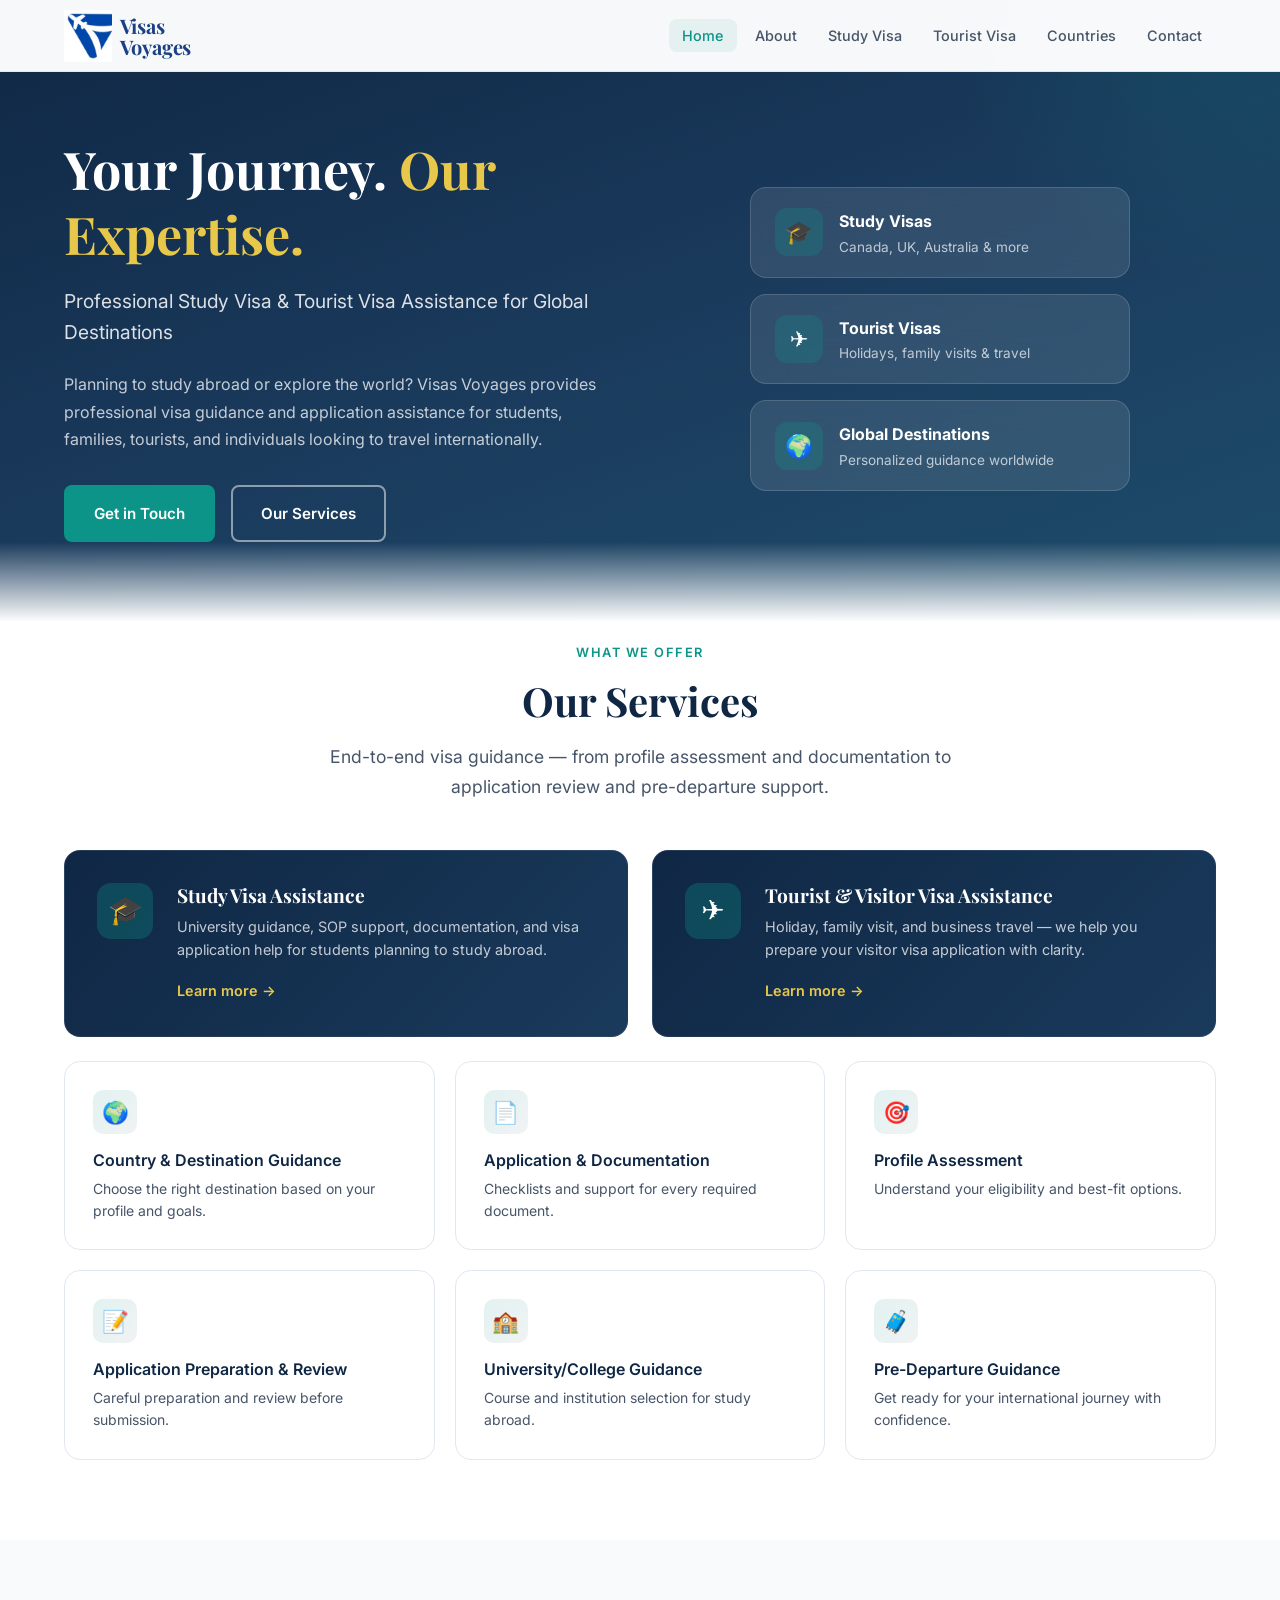
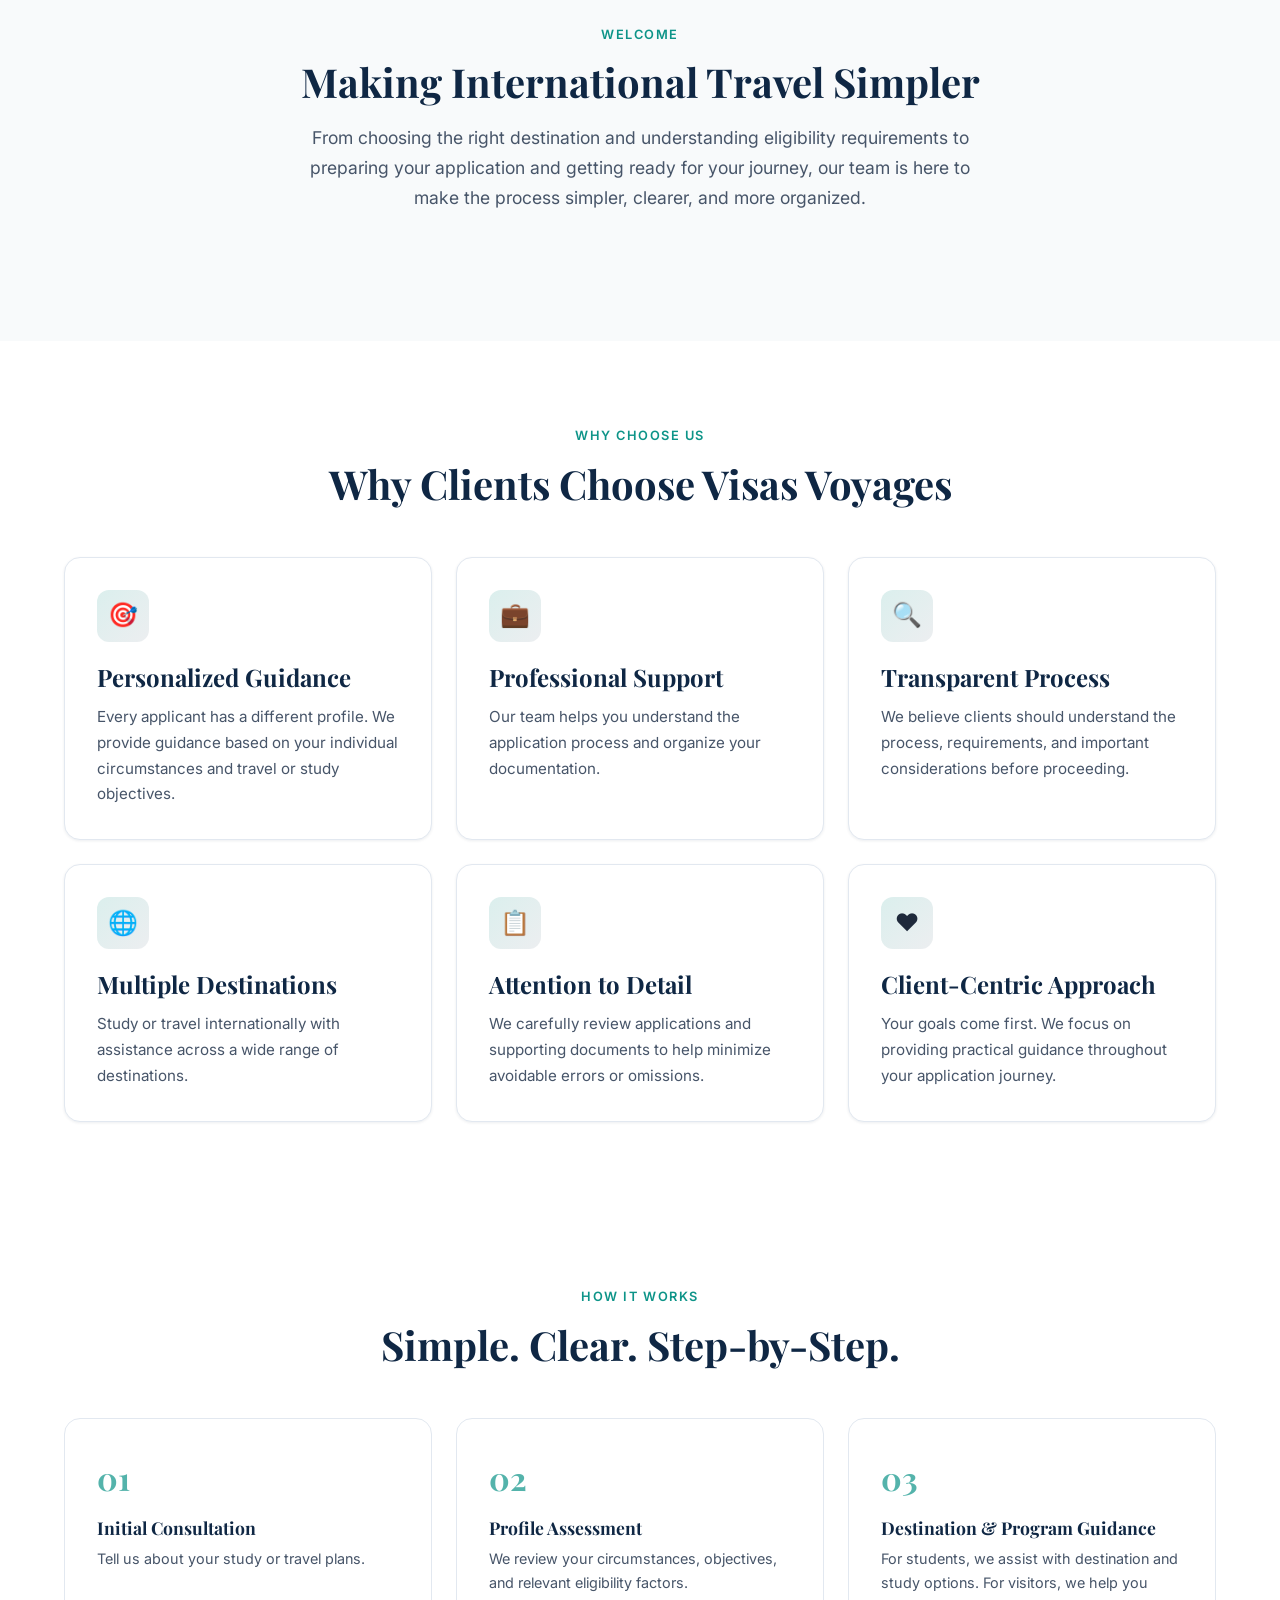
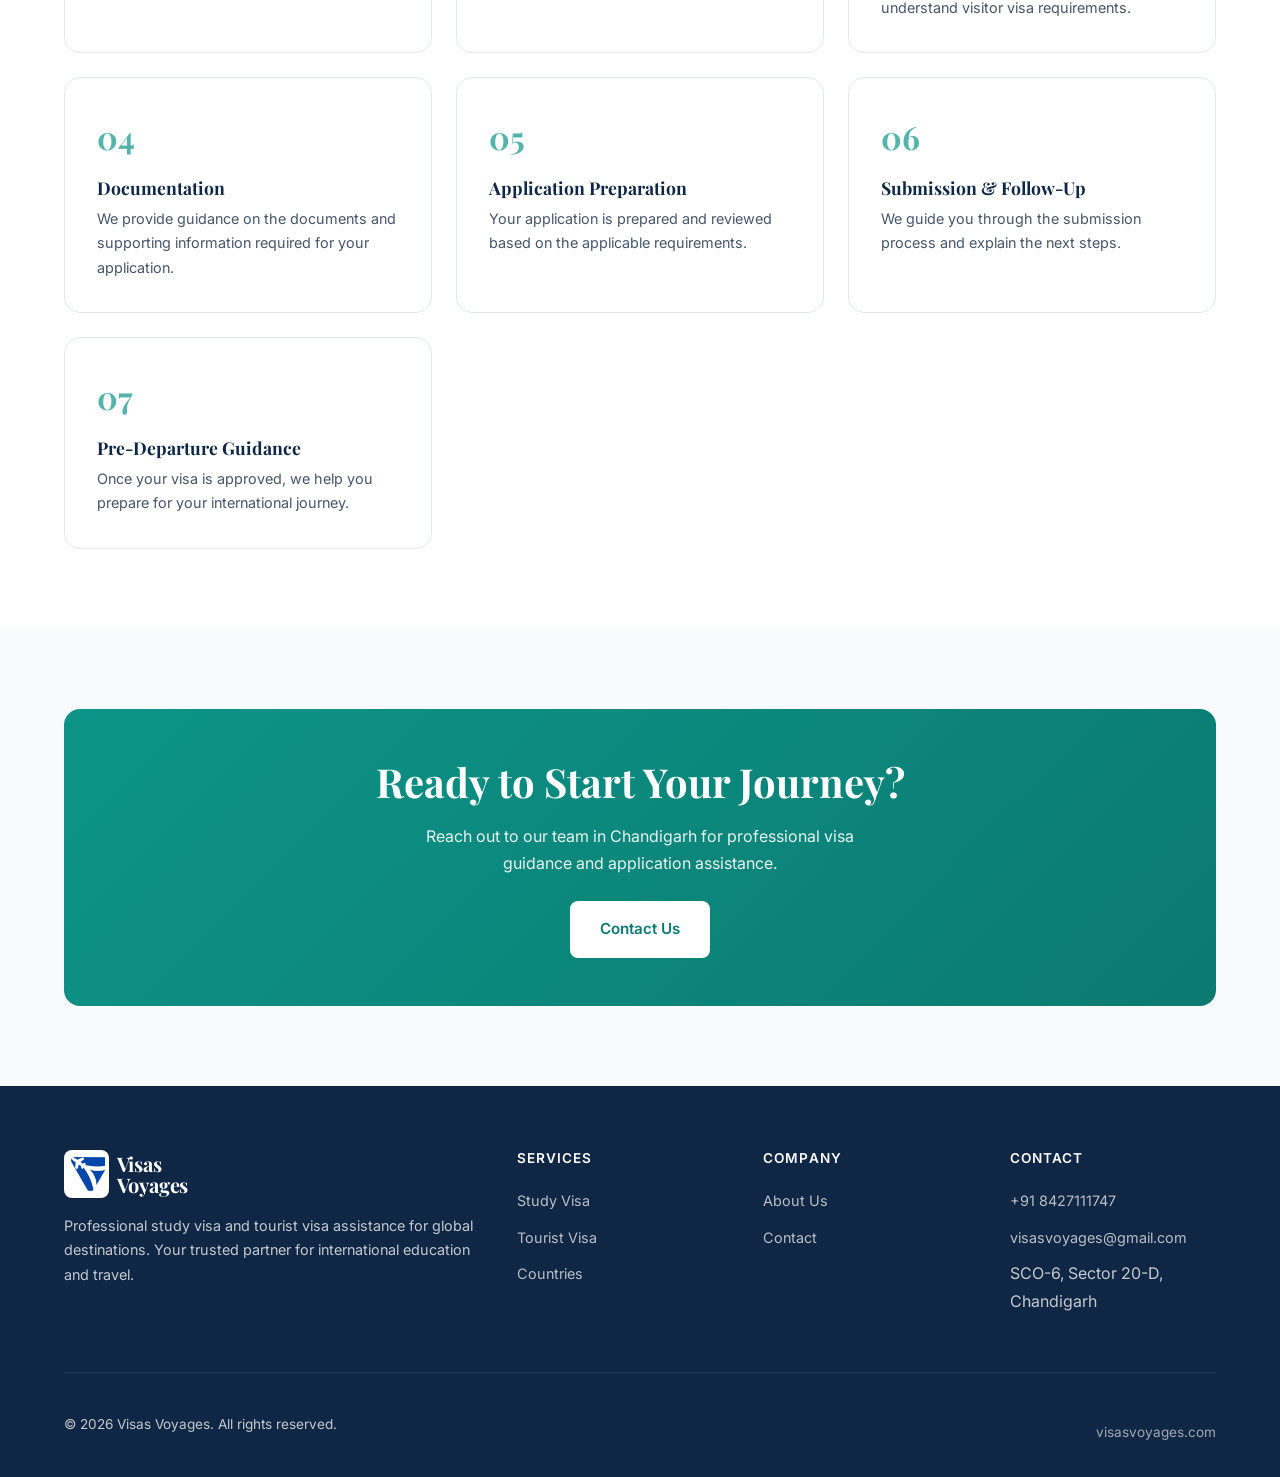
<file: index.html>
<!DOCTYPE html>
<html lang="en">
<head>
  <meta charset="UTF-8">
  <meta name="viewport" content="width=device-width, initial-scale=1.0">
  <meta name="description" content="Visas Voyages — Professional study visa and tourist visa assistance for global destinations. Based in Chandigarh, India.">
  <title>Visas Voyages | Study & Tourist Visa Assistance</title>
  <link rel="preconnect" href="https://fonts.googleapis.com">
  <link rel="preconnect" href="https://fonts.gstatic.com" crossorigin>
  <link href="https://fonts.googleapis.com/css2?family=Inter:wght@400;500;600;700&family=Playfair+Display:wght@600;700&display=swap" rel="stylesheet">
  <link rel="stylesheet" href="/css/styles.css">
  <link rel="icon" href="/images/favicon.png" type="image/png">
  <link rel="icon" href="/favicon.svg" type="image/svg+xml">
  <link rel="canonical" href="https://visasvoyages.com/">
</head>
<body>
  <header class="site-header">
    <div class="container">
      <a href="/" class="logo" aria-label="Visas Voyages — Home">
        <img src="/images/logo-icon.png" alt="" class="logo-icon" width="48" height="52">
        <span class="logo-wordmark">
          <span class="logo-line">Visas</span>
          <span class="logo-line">Voyages</span>
        </span>
      </a>
      <button class="nav-toggle" aria-label="Toggle navigation" aria-expanded="false">
        <svg xmlns="http://www.w3.org/2000/svg" fill="none" viewBox="0 0 24 24" stroke="currentColor" stroke-width="2">
          <path stroke-linecap="round" stroke-linejoin="round" d="M4 6h16M4 12h16M4 18h16"/>
        </svg>
      </button>
      <nav class="nav">
        <ul class="nav-list">
          <li><a href="/" class="active">Home</a></li>
          <li><a href="/about/">About</a></li>
          <li><a href="/study-visa/">Study Visa</a></li>
          <li><a href="/tourist-visa/">Tourist Visa</a></li>
          <li><a href="/countries/">Countries</a></li>
          <li><a href="/contact/">Contact</a></li>
        </ul>
      </nav>
    </div>
  </header>

  <main>
    <section class="hero">
      <div class="container">
        <div class="hero-content">
          <h1>Your Journey. <span>Our Expertise.</span></h1>
          <p class="hero-subtitle">Professional Study Visa &amp; Tourist Visa Assistance for Global Destinations</p>
          <p class="hero-text">Planning to study abroad or explore the world? Visas Voyages provides professional visa guidance and application assistance for students, families, tourists, and individuals looking to travel internationally.</p>
          <div class="btn-group">
            <a href="/contact/" class="btn btn-primary">Get in Touch</a>
            <a href="/study-visa/" class="btn btn-outline">Our Services</a>
          </div>
        </div>
        <div class="hero-visual">
          <div class="hero-highlights">
            <div class="hero-highlight-card">
              <span class="hero-highlight-icon">🎓</span>
              <div>
                <strong>Study Visas</strong>
                <p>Canada, UK, Australia &amp; more</p>
              </div>
            </div>
            <div class="hero-highlight-card">
              <span class="hero-highlight-icon">✈️</span>
              <div>
                <strong>Tourist Visas</strong>
                <p>Holidays, family visits &amp; travel</p>
              </div>
            </div>
            <div class="hero-highlight-card">
              <span class="hero-highlight-icon">🌍</span>
              <div>
                <strong>Global Destinations</strong>
                <p>Personalized guidance worldwide</p>
              </div>
            </div>
          </div>
        </div>
      </div>
    </section>

    <section class="section services-section">
      <div class="container">
        <div class="section-header">
          <span class="section-label">What We Offer</span>
          <h2>Our Services</h2>
          <p>End-to-end visa guidance — from profile assessment and documentation to application review and pre-departure support.</p>
        </div>

        <div class="services-featured">
          <a href="/study-visa/" class="service-featured-card">
            <div class="service-featured-icon">🎓</div>
            <div class="service-featured-content">
              <h3>Study Visa Assistance</h3>
              <p>University guidance, SOP support, documentation, and visa application help for students planning to study abroad.</p>
              <span class="service-link">Learn more →</span>
            </div>
          </a>
          <a href="/tourist-visa/" class="service-featured-card">
            <div class="service-featured-icon">✈️</div>
            <div class="service-featured-content">
              <h3>Tourist &amp; Visitor Visa Assistance</h3>
              <p>Holiday, family visit, and business travel — we help you prepare your visitor visa application with clarity.</p>
              <span class="service-link">Learn more →</span>
            </div>
          </a>
        </div>

        <div class="services-grid">
          <div class="service-tile">
            <div class="service-tile-icon">🌍</div>
            <h3>Country &amp; Destination Guidance</h3>
            <p>Choose the right destination based on your profile and goals.</p>
          </div>
          <div class="service-tile">
            <div class="service-tile-icon">📄</div>
            <h3>Application &amp; Documentation</h3>
            <p>Checklists and support for every required document.</p>
          </div>
          <div class="service-tile">
            <div class="service-tile-icon">🎯</div>
            <h3>Profile Assessment</h3>
            <p>Understand your eligibility and best-fit options.</p>
          </div>
          <div class="service-tile">
            <div class="service-tile-icon">📝</div>
            <h3>Application Preparation &amp; Review</h3>
            <p>Careful preparation and review before submission.</p>
          </div>
          <div class="service-tile">
            <div class="service-tile-icon">🏫</div>
            <h3>University/College Guidance</h3>
            <p>Course and institution selection for study abroad.</p>
          </div>
          <div class="service-tile">
            <div class="service-tile-icon">🧳</div>
            <h3>Pre-Departure Guidance</h3>
            <p>Get ready for your international journey with confidence.</p>
          </div>
        </div>
      </div>
    </section>

    <section class="section section--alt">
      <div class="container">
        <div class="section-header">
          <span class="section-label">Welcome</span>
          <h2>Making International Travel Simpler</h2>
          <p>From choosing the right destination and understanding eligibility requirements to preparing your application and getting ready for your journey, our team is here to make the process simpler, clearer, and more organized.</p>
        </div>
      </div>
    </section>

    <section class="section">
      <div class="container">
        <div class="section-header">
          <span class="section-label">Why Choose Us</span>
          <h2>Why Clients Choose Visas Voyages</h2>
        </div>
        <div class="cards-grid">
          <div class="card">
            <div class="card-icon">🎯</div>
            <h3>Personalized Guidance</h3>
            <p>Every applicant has a different profile. We provide guidance based on your individual circumstances and travel or study objectives.</p>
          </div>
          <div class="card">
            <div class="card-icon">💼</div>
            <h3>Professional Support</h3>
            <p>Our team helps you understand the application process and organize your documentation.</p>
          </div>
          <div class="card">
            <div class="card-icon">🔍</div>
            <h3>Transparent Process</h3>
            <p>We believe clients should understand the process, requirements, and important considerations before proceeding.</p>
          </div>
          <div class="card">
            <div class="card-icon">🌐</div>
            <h3>Multiple Destinations</h3>
            <p>Study or travel internationally with assistance across a wide range of destinations.</p>
          </div>
          <div class="card">
            <div class="card-icon">📋</div>
            <h3>Attention to Detail</h3>
            <p>We carefully review applications and supporting documents to help minimize avoidable errors or omissions.</p>
          </div>
          <div class="card">
            <div class="card-icon">❤️</div>
            <h3>Client-Centric Approach</h3>
            <p>Your goals come first. We focus on providing practical guidance throughout your application journey.</p>
          </div>
        </div>
      </div>
    </section>

    <section class="section">
      <div class="container">
        <div class="section-header">
          <span class="section-label">How It Works</span>
          <h2>Simple. Clear. Step-by-Step.</h2>
        </div>
        <div class="process-steps">
          <div class="process-step">
            <h3>Initial Consultation</h3>
            <p>Tell us about your study or travel plans.</p>
          </div>
          <div class="process-step">
            <h3>Profile Assessment</h3>
            <p>We review your circumstances, objectives, and relevant eligibility factors.</p>
          </div>
          <div class="process-step">
            <h3>Destination &amp; Program Guidance</h3>
            <p>For students, we assist with destination and study options. For visitors, we help you understand visitor visa requirements.</p>
          </div>
          <div class="process-step">
            <h3>Documentation</h3>
            <p>We provide guidance on the documents and supporting information required for your application.</p>
          </div>
          <div class="process-step">
            <h3>Application Preparation</h3>
            <p>Your application is prepared and reviewed based on the applicable requirements.</p>
          </div>
          <div class="process-step">
            <h3>Submission &amp; Follow-Up</h3>
            <p>We guide you through the submission process and explain the next steps.</p>
          </div>
          <div class="process-step">
            <h3>Pre-Departure Guidance</h3>
            <p>Once your visa is approved, we help you prepare for your international journey.</p>
          </div>
        </div>
      </div>
    </section>

    <section class="section section--alt">
      <div class="container">
        <div class="cta-banner">
          <h2>Ready to Start Your Journey?</h2>
          <p>Reach out to our team in Chandigarh for professional visa guidance and application assistance.</p>
          <a href="/contact/" class="btn">Contact Us</a>
        </div>
      </div>
    </section>
  </main>

  <footer class="site-footer">
    <div class="container">
      <div class="footer-grid">
        <div class="footer-brand">
          <a href="/" class="logo" aria-label="Visas Voyages — Home">
            <img src="/images/logo-icon.png" alt="" class="logo-icon" width="44" height="48">
            <span class="logo-wordmark">
              <span class="logo-line">Visas</span>
              <span class="logo-line">Voyages</span>
            </span>
          </a>
          <p>Professional study visa and tourist visa assistance for global destinations. Your trusted partner for international education and travel.</p>
        </div>
        <div class="footer-col">
          <h4>Services</h4>
          <ul>
            <li><a href="/study-visa/">Study Visa</a></li>
            <li><a href="/tourist-visa/">Tourist Visa</a></li>
            <li><a href="/countries/">Countries</a></li>
          </ul>
        </div>
        <div class="footer-col">
          <h4>Company</h4>
          <ul>
            <li><a href="/about/">About Us</a></li>
            <li><a href="/contact/">Contact</a></li>
          </ul>
        </div>
        <div class="footer-col">
          <h4>Contact</h4>
          <ul>
            <li><a href="tel:+918427111747">+91 8427111747</a></li>
            <li><a href="mailto:visasvoyages@gmail.com">visasvoyages@gmail.com</a></li>
            <li>SCO-6, Sector 20-D, Chandigarh</li>
          </ul>
        </div>
      </div>
      <div class="footer-bottom">
        <p>&copy; 2026 Visas Voyages. All rights reserved.</p>
        <p><a href="https://visasvoyages.com">visasvoyages.com</a></p>
      </div>
    </div>
  </footer>

  <script src="/js/main.js"></script>
</body>
</html>
</file>
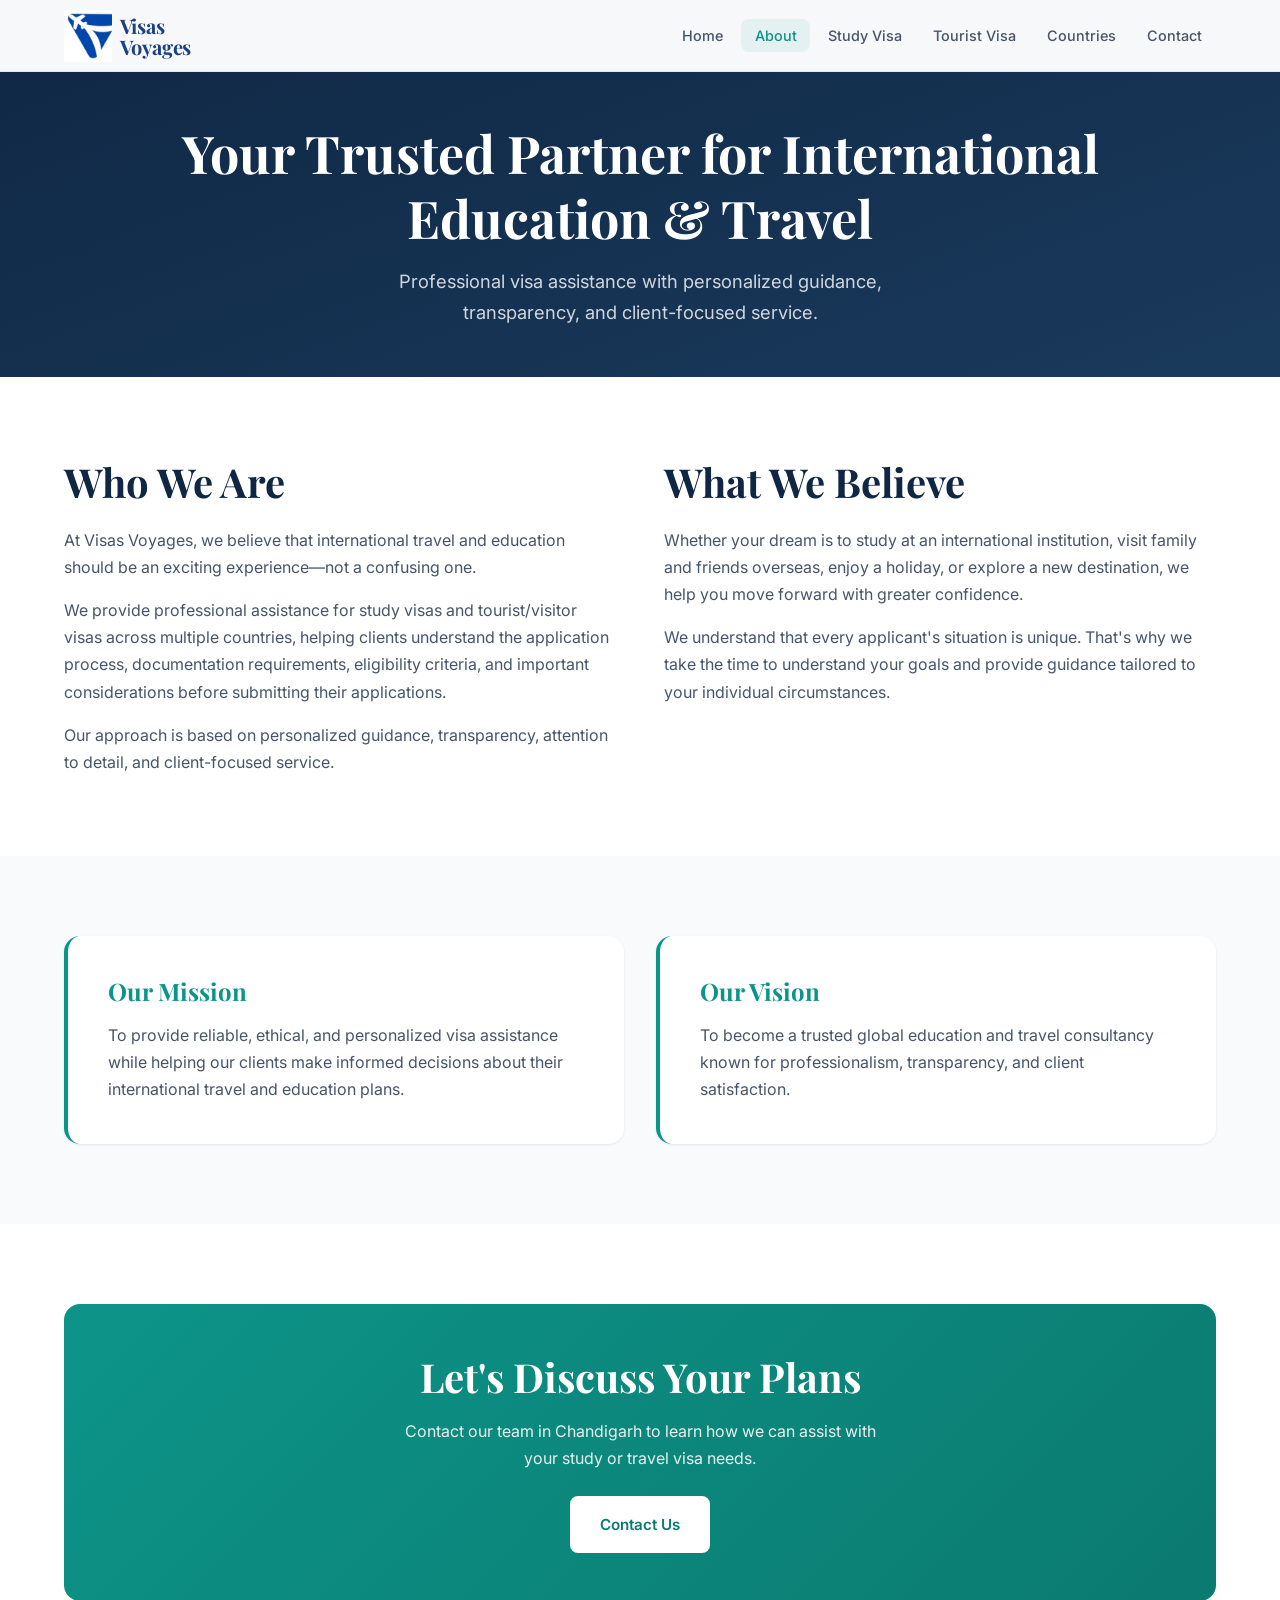
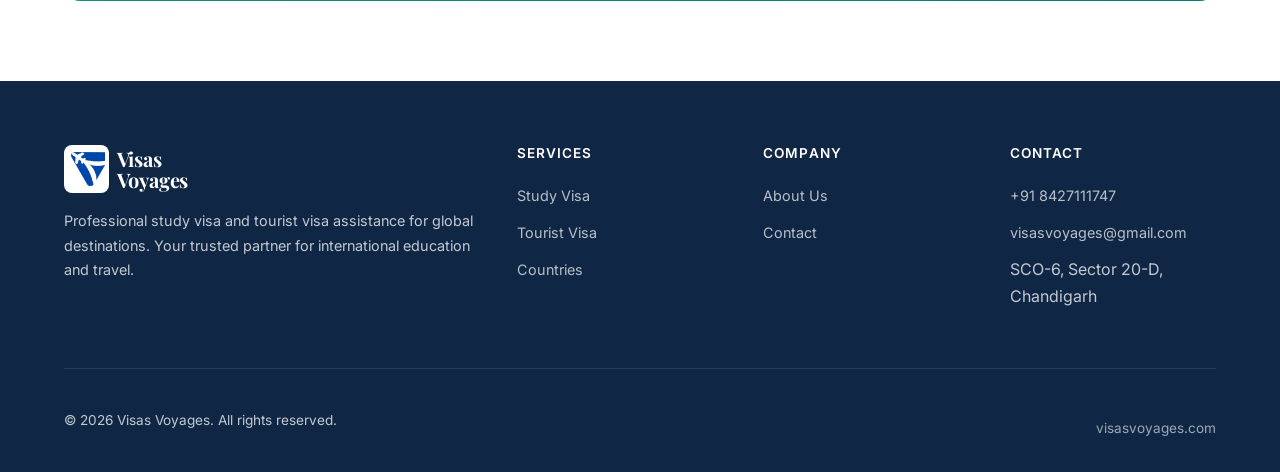
<file: about/index.html>
<!DOCTYPE html>
<html lang="en">
<head>
  <meta charset="UTF-8">
  <meta name="viewport" content="width=device-width, initial-scale=1.0">
  <meta name="description" content="About Visas Voyages — Your trusted partner for international education and travel visa assistance in Chandigarh.">
  <title>About Us | Visas Voyages</title>
  <link rel="preconnect" href="https://fonts.googleapis.com">
  <link rel="preconnect" href="https://fonts.gstatic.com" crossorigin>
  <link href="https://fonts.googleapis.com/css2?family=Inter:wght@400;500;600;700&family=Playfair+Display:wght@600;700&display=swap" rel="stylesheet">
  <link rel="stylesheet" href="/css/styles.css">
  <link rel="icon" href="/images/favicon.png" type="image/png">
  <link rel="icon" href="/favicon.svg" type="image/svg+xml">
  <link rel="canonical" href="https://visasvoyages.com/about/">
</head>
<body>
  <header class="site-header">
    <div class="container">
      <a href="/" class="logo" aria-label="Visas Voyages — Home">
        <img src="/images/logo-icon.png" alt="" class="logo-icon" width="48" height="52">
        <span class="logo-wordmark">
          <span class="logo-line">Visas</span>
          <span class="logo-line">Voyages</span>
        </span>
      </a>
      <button class="nav-toggle" aria-label="Toggle navigation" aria-expanded="false">
        <svg xmlns="http://www.w3.org/2000/svg" fill="none" viewBox="0 0 24 24" stroke="currentColor" stroke-width="2">
          <path stroke-linecap="round" stroke-linejoin="round" d="M4 6h16M4 12h16M4 18h16"/>
        </svg>
      </button>
      <nav class="nav">
        <ul class="nav-list">
          <li><a href="/">Home</a></li>
          <li><a href="/about/" class="active">About</a></li>
          <li><a href="/study-visa/">Study Visa</a></li>
          <li><a href="/tourist-visa/">Tourist Visa</a></li>
          <li><a href="/countries/">Countries</a></li>
          <li><a href="/contact/">Contact</a></li>
        </ul>
      </nav>
    </div>
  </header>

  <main>
    <section class="page-hero">
      <div class="container">
        <h1>Your Trusted Partner for International Education &amp; Travel</h1>
        <p>Professional visa assistance with personalized guidance, transparency, and client-focused service.</p>
      </div>
    </section>

    <section class="section">
      <div class="container">
        <div class="content-two-col">
          <div class="content-block">
            <h2>Who We Are</h2>
            <p>At Visas Voyages, we believe that international travel and education should be an exciting experience—not a confusing one.</p>
            <p>We provide professional assistance for study visas and tourist/visitor visas across multiple countries, helping clients understand the application process, documentation requirements, eligibility criteria, and important considerations before submitting their applications.</p>
            <p>Our approach is based on personalized guidance, transparency, attention to detail, and client-focused service.</p>
          </div>
          <div class="content-block">
            <h2>What We Believe</h2>
            <p>Whether your dream is to study at an international institution, visit family and friends overseas, enjoy a holiday, or explore a new destination, we help you move forward with greater confidence.</p>
            <p>We understand that every applicant's situation is unique. That's why we take the time to understand your goals and provide guidance tailored to your individual circumstances.</p>
          </div>
        </div>
      </div>
    </section>

    <section class="section section--alt">
      <div class="container">
        <div class="mission-vision">
          <div class="mv-card">
            <h3>Our Mission</h3>
            <p>To provide reliable, ethical, and personalized visa assistance while helping our clients make informed decisions about their international travel and education plans.</p>
          </div>
          <div class="mv-card">
            <h3>Our Vision</h3>
            <p>To become a trusted global education and travel consultancy known for professionalism, transparency, and client satisfaction.</p>
          </div>
        </div>
      </div>
    </section>

    <section class="section">
      <div class="container">
        <div class="cta-banner">
          <h2>Let's Discuss Your Plans</h2>
          <p>Contact our team in Chandigarh to learn how we can assist with your study or travel visa needs.</p>
          <a href="/contact/" class="btn">Contact Us</a>
        </div>
      </div>
    </section>
  </main>

  <footer class="site-footer">
    <div class="container">
      <div class="footer-grid">
        <div class="footer-brand">
          <a href="/" class="logo" aria-label="Visas Voyages — Home">
            <img src="/images/logo-icon.png" alt="" class="logo-icon" width="44" height="48">
            <span class="logo-wordmark">
              <span class="logo-line">Visas</span>
              <span class="logo-line">Voyages</span>
            </span>
          </a>
          <p>Professional study visa and tourist visa assistance for global destinations. Your trusted partner for international education and travel.</p>
        </div>
        <div class="footer-col">
          <h4>Services</h4>
          <ul>
            <li><a href="/study-visa/">Study Visa</a></li>
            <li><a href="/tourist-visa/">Tourist Visa</a></li>
            <li><a href="/countries/">Countries</a></li>
          </ul>
        </div>
        <div class="footer-col">
          <h4>Company</h4>
          <ul>
            <li><a href="/about/">About Us</a></li>
            <li><a href="/contact/">Contact</a></li>
          </ul>
        </div>
        <div class="footer-col">
          <h4>Contact</h4>
          <ul>
            <li><a href="tel:+918427111747">+91 8427111747</a></li>
            <li><a href="mailto:visasvoyages@gmail.com">visasvoyages@gmail.com</a></li>
            <li>SCO-6, Sector 20-D, Chandigarh</li>
          </ul>
        </div>
      </div>
      <div class="footer-bottom">
        <p>&copy; 2026 Visas Voyages. All rights reserved.</p>
        <p><a href="https://visasvoyages.com">visasvoyages.com</a></p>
      </div>
    </div>
  </footer>

  <script src="/js/main.js"></script>
</body>
</html>
</file>
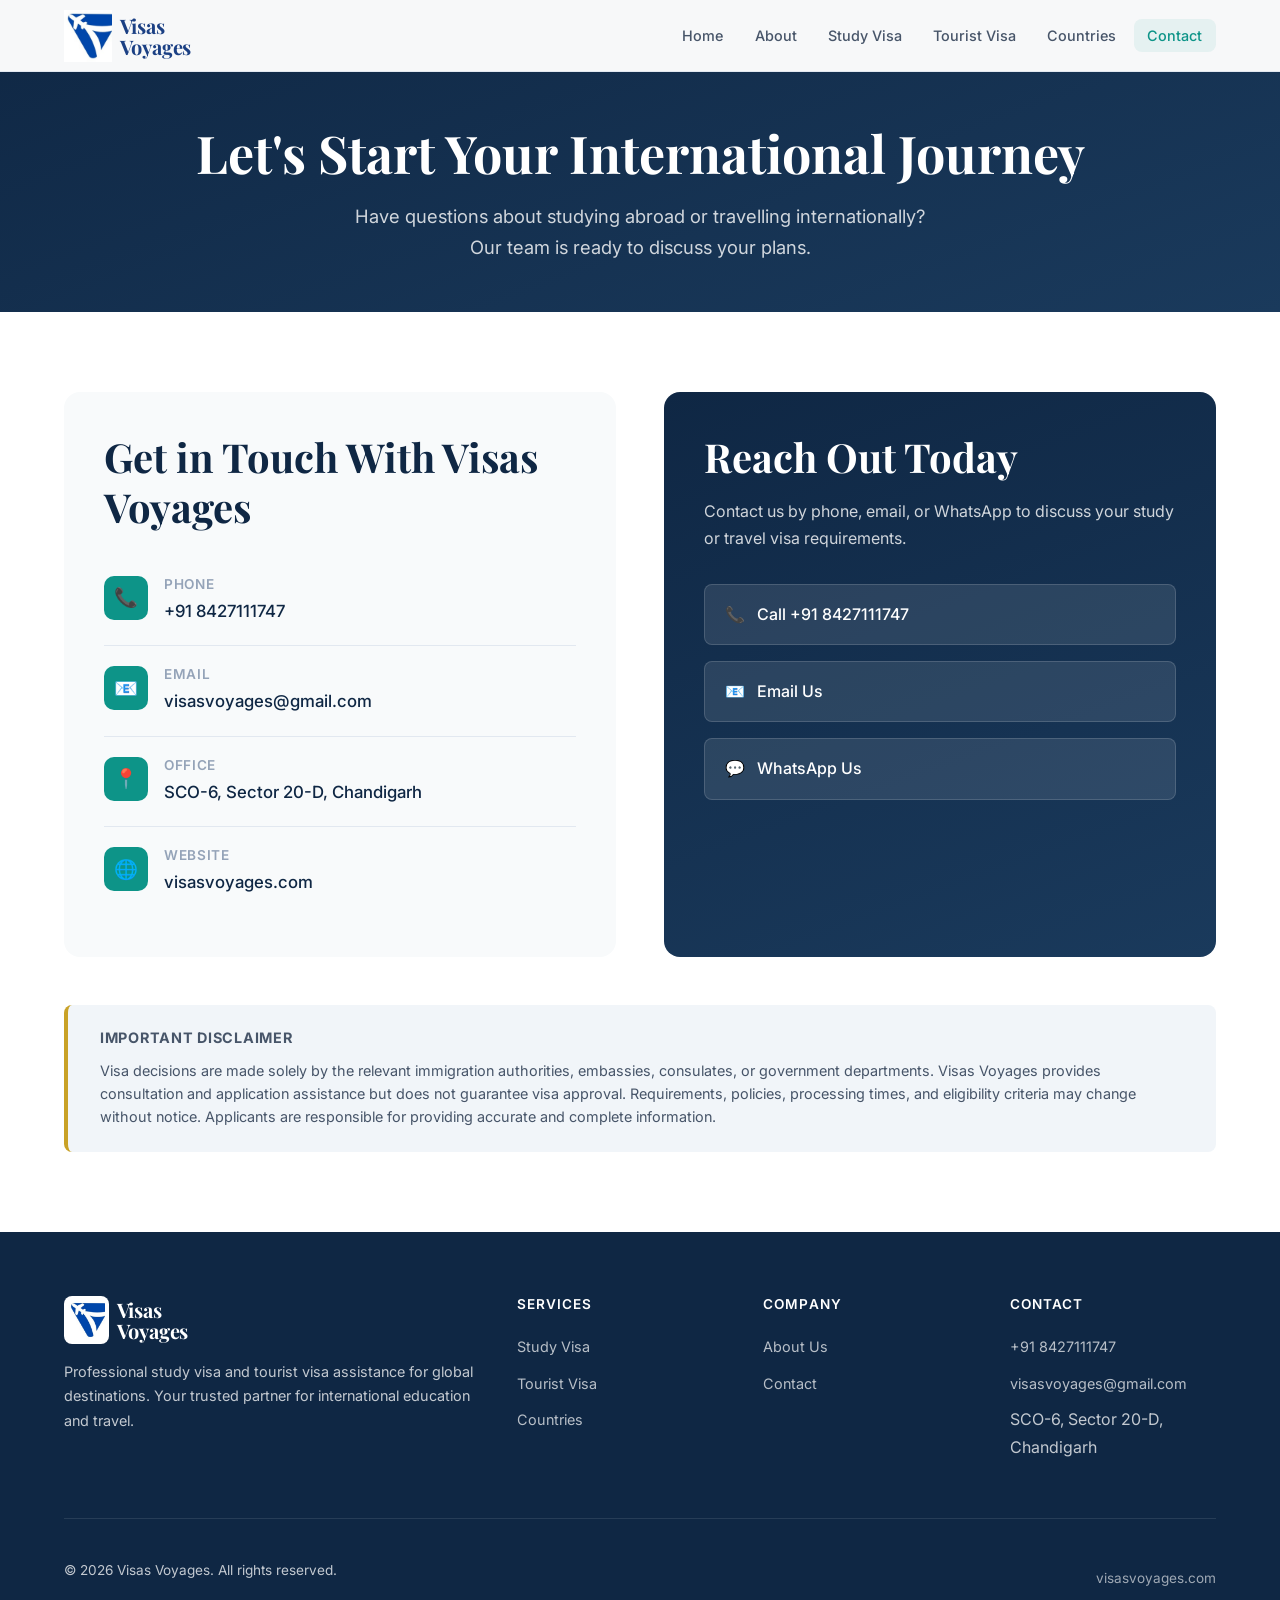
<file: contact/index.html>
<!DOCTYPE html>
<html lang="en">
<head>
  <meta charset="UTF-8">
  <meta name="viewport" content="width=device-width, initial-scale=1.0">
  <meta name="description" content="Contact Visas Voyages — study and tourist visa assistance in Chandigarh. Call +91 8427111747 or email visasvoyages@gmail.com">
  <title>Contact Us | Visas Voyages</title>
  <link rel="preconnect" href="https://fonts.googleapis.com">
  <link rel="preconnect" href="https://fonts.gstatic.com" crossorigin>
  <link href="https://fonts.googleapis.com/css2?family=Inter:wght@400;500;600;700&family=Playfair+Display:wght@600;700&display=swap" rel="stylesheet">
  <link rel="stylesheet" href="/css/styles.css">
  <link rel="icon" href="/images/favicon.png" type="image/png">
  <link rel="icon" href="/favicon.svg" type="image/svg+xml">
  <link rel="canonical" href="https://visasvoyages.com/contact/">
</head>
<body>
  <header class="site-header">
    <div class="container">
      <a href="/" class="logo" aria-label="Visas Voyages — Home">
        <img src="/images/logo-icon.png" alt="" class="logo-icon" width="48" height="52">
        <span class="logo-wordmark">
          <span class="logo-line">Visas</span>
          <span class="logo-line">Voyages</span>
        </span>
      </a>
      <button class="nav-toggle" aria-label="Toggle navigation" aria-expanded="false">
        <svg xmlns="http://www.w3.org/2000/svg" fill="none" viewBox="0 0 24 24" stroke="currentColor" stroke-width="2">
          <path stroke-linecap="round" stroke-linejoin="round" d="M4 6h16M4 12h16M4 18h16"/>
        </svg>
      </button>
      <nav class="nav">
        <ul class="nav-list">
          <li><a href="/">Home</a></li>
          <li><a href="/about/">About</a></li>
          <li><a href="/study-visa/">Study Visa</a></li>
          <li><a href="/tourist-visa/">Tourist Visa</a></li>
          <li><a href="/countries/">Countries</a></li>
          <li><a href="/contact/" class="active">Contact</a></li>
        </ul>
      </nav>
    </div>
  </header>

  <main>
    <section class="page-hero">
      <div class="container">
        <h1>Let's Start Your International Journey</h1>
        <p>Have questions about studying abroad or travelling internationally? Our team is ready to discuss your plans.</p>
      </div>
    </section>

    <section class="section">
      <div class="container">
        <div class="contact-grid">
          <div class="contact-info-card">
            <h2 style="margin-bottom: 1.5rem;">Get in Touch With Visas Voyages</h2>

            <div class="contact-item">
              <div class="contact-icon">📞</div>
              <div>
                <h3>Phone</h3>
                <a href="tel:+918427111747">+91 8427111747</a>
              </div>
            </div>

            <div class="contact-item">
              <div class="contact-icon">📧</div>
              <div>
                <h3>Email</h3>
                <a href="mailto:visasvoyages@gmail.com">visasvoyages@gmail.com</a>
              </div>
            </div>

            <div class="contact-item">
              <div class="contact-icon">📍</div>
              <div>
                <h3>Office</h3>
                <p>SCO-6, Sector 20-D, Chandigarh</p>
              </div>
            </div>

            <div class="contact-item">
              <div class="contact-icon">🌐</div>
              <div>
                <h3>Website</h3>
                <a href="https://visasvoyages.com">visasvoyages.com</a>
              </div>
            </div>
          </div>

          <div class="contact-cta">
            <h2>Reach Out Today</h2>
            <p>Contact us by phone, email, or WhatsApp to discuss your study or travel visa requirements.</p>
            <div class="contact-links">
              <a href="tel:+918427111747">
                <span>📞</span> Call +91 8427111747
              </a>
              <a href="mailto:visasvoyages@gmail.com">
                <span>📧</span> Email Us
              </a>
              <a href="https://wa.me/918427111747" target="_blank" rel="noopener noreferrer">
                <span>💬</span> WhatsApp Us
              </a>
            </div>
          </div>
        </div>

        <div class="disclaimer">
          <h3>Important Disclaimer</h3>
          <p>Visa decisions are made solely by the relevant immigration authorities, embassies, consulates, or government departments. Visas Voyages provides consultation and application assistance but does not guarantee visa approval. Requirements, policies, processing times, and eligibility criteria may change without notice. Applicants are responsible for providing accurate and complete information.</p>
        </div>
      </div>
    </section>
  </main>

  <footer class="site-footer">
    <div class="container">
      <div class="footer-grid">
        <div class="footer-brand">
          <a href="/" class="logo" aria-label="Visas Voyages — Home">
            <img src="/images/logo-icon.png" alt="" class="logo-icon" width="44" height="48">
            <span class="logo-wordmark">
              <span class="logo-line">Visas</span>
              <span class="logo-line">Voyages</span>
            </span>
          </a>
          <p>Professional study visa and tourist visa assistance for global destinations. Your trusted partner for international education and travel.</p>
        </div>
        <div class="footer-col">
          <h4>Services</h4>
          <ul>
            <li><a href="/study-visa/">Study Visa</a></li>
            <li><a href="/tourist-visa/">Tourist Visa</a></li>
            <li><a href="/countries/">Countries</a></li>
          </ul>
        </div>
        <div class="footer-col">
          <h4>Company</h4>
          <ul>
            <li><a href="/about/">About Us</a></li>
            <li><a href="/contact/">Contact</a></li>
          </ul>
        </div>
        <div class="footer-col">
          <h4>Contact</h4>
          <ul>
            <li><a href="tel:+918427111747">+91 8427111747</a></li>
            <li><a href="mailto:visasvoyages@gmail.com">visasvoyages@gmail.com</a></li>
            <li>SCO-6, Sector 20-D, Chandigarh</li>
          </ul>
        </div>
      </div>
      <div class="footer-bottom">
        <p>&copy; 2026 Visas Voyages. All rights reserved.</p>
        <p><a href="https://visasvoyages.com">visasvoyages.com</a></p>
      </div>
    </div>
  </footer>

  <script src="/js/main.js"></script>
</body>
</html>
</file>
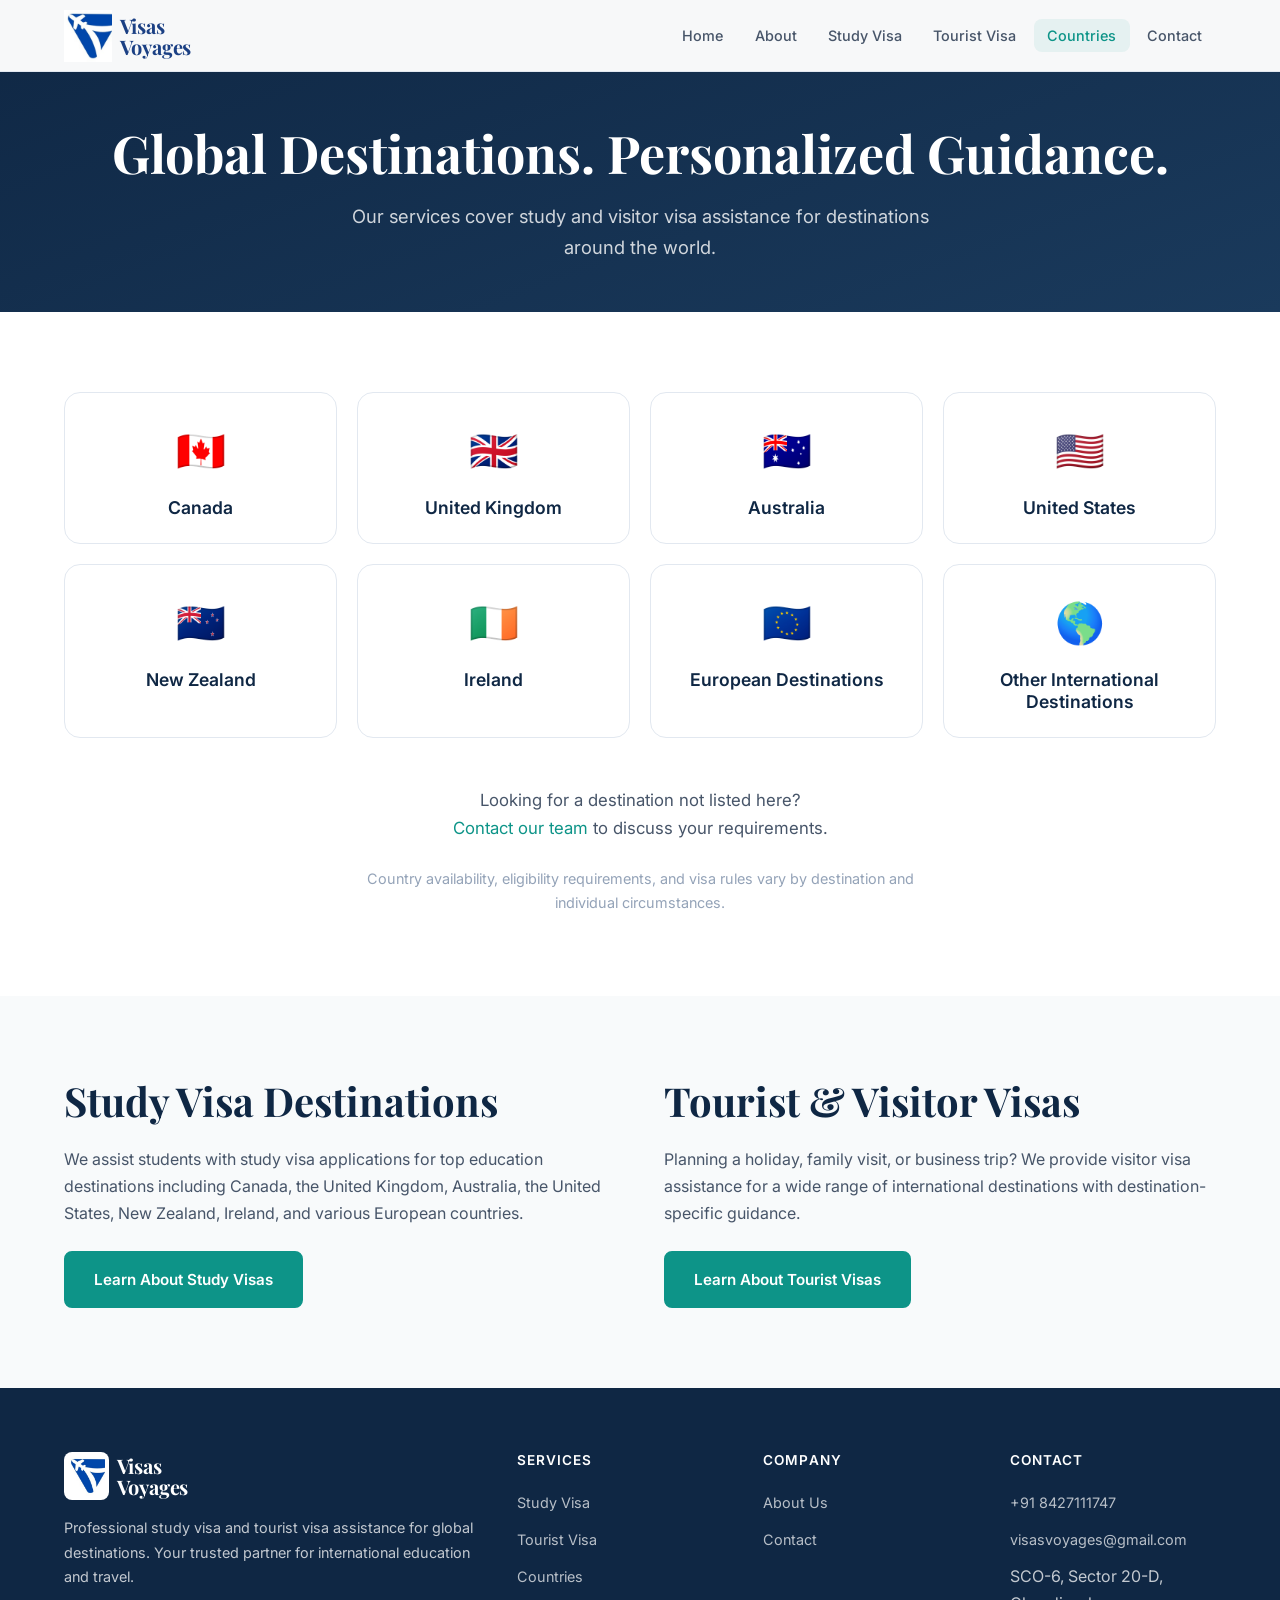
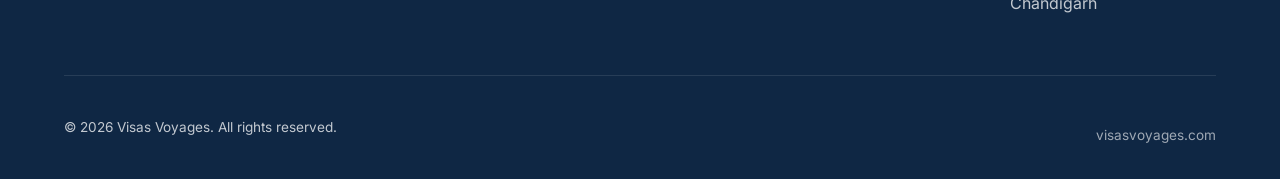
<file: countries/index.html>
<!DOCTYPE html>
<html lang="en">
<head>
  <meta charset="UTF-8">
  <meta name="viewport" content="width=device-width, initial-scale=1.0">
  <meta name="description" content="Countries served by Visas Voyages — study and visitor visa assistance for Canada, UK, Australia, USA, New Zealand, Ireland, Europe, and more.">
  <title>Countries We Serve | Visas Voyages</title>
  <link rel="preconnect" href="https://fonts.googleapis.com">
  <link rel="preconnect" href="https://fonts.gstatic.com" crossorigin>
  <link href="https://fonts.googleapis.com/css2?family=Inter:wght@400;500;600;700&family=Playfair+Display:wght@600;700&display=swap" rel="stylesheet">
  <link rel="stylesheet" href="/css/styles.css">
  <link rel="icon" href="/images/favicon.png" type="image/png">
  <link rel="icon" href="/favicon.svg" type="image/svg+xml">
  <link rel="canonical" href="https://visasvoyages.com/countries/">
</head>
<body>
  <header class="site-header">
    <div class="container">
      <a href="/" class="logo" aria-label="Visas Voyages — Home">
        <img src="/images/logo-icon.png" alt="" class="logo-icon" width="48" height="52">
        <span class="logo-wordmark">
          <span class="logo-line">Visas</span>
          <span class="logo-line">Voyages</span>
        </span>
      </a>
      <button class="nav-toggle" aria-label="Toggle navigation" aria-expanded="false">
        <svg xmlns="http://www.w3.org/2000/svg" fill="none" viewBox="0 0 24 24" stroke="currentColor" stroke-width="2">
          <path stroke-linecap="round" stroke-linejoin="round" d="M4 6h16M4 12h16M4 18h16"/>
        </svg>
      </button>
      <nav class="nav">
        <ul class="nav-list">
          <li><a href="/">Home</a></li>
          <li><a href="/about/">About</a></li>
          <li><a href="/study-visa/">Study Visa</a></li>
          <li><a href="/tourist-visa/">Tourist Visa</a></li>
          <li><a href="/countries/" class="active">Countries</a></li>
          <li><a href="/contact/">Contact</a></li>
        </ul>
      </nav>
    </div>
  </header>

  <main>
    <section class="page-hero">
      <div class="container">
        <h1>Global Destinations. Personalized Guidance.</h1>
        <p>Our services cover study and visitor visa assistance for destinations around the world.</p>
      </div>
    </section>

    <section class="section">
      <div class="container">
        <div class="countries-grid">
          <div class="country-card">
            <div class="country-flag">🇨🇦</div>
            <h3>Canada</h3>
          </div>
          <div class="country-card">
            <div class="country-flag">🇬🇧</div>
            <h3>United Kingdom</h3>
          </div>
          <div class="country-card">
            <div class="country-flag">🇦🇺</div>
            <h3>Australia</h3>
          </div>
          <div class="country-card">
            <div class="country-flag">🇺🇸</div>
            <h3>United States</h3>
          </div>
          <div class="country-card">
            <div class="country-flag">🇳🇿</div>
            <h3>New Zealand</h3>
          </div>
          <div class="country-card">
            <div class="country-flag">🇮🇪</div>
            <h3>Ireland</h3>
          </div>
          <div class="country-card">
            <div class="country-flag">🇪🇺</div>
            <h3>European Destinations</h3>
          </div>
          <div class="country-card">
            <div class="country-flag">🌎</div>
            <h3>Other International Destinations</h3>
          </div>
        </div>

        <p style="text-align: center; margin-top: 3rem; color: var(--color-gray-600); font-size: 1.05rem;">
          Looking for a destination not listed here?<br>
          <a href="/contact/">Contact our team</a> to discuss your requirements.
        </p>

        <p style="text-align: center; margin-top: 1.5rem; color: var(--color-gray-400); font-size: 0.9rem; max-width: 600px; margin-left: auto; margin-right: auto;">
          Country availability, eligibility requirements, and visa rules vary by destination and individual circumstances.
        </p>
      </div>
    </section>

    <section class="section section--alt">
      <div class="container">
        <div class="content-two-col">
          <div class="content-block">
            <h2>Study Visa Destinations</h2>
            <p>We assist students with study visa applications for top education destinations including Canada, the United Kingdom, Australia, the United States, New Zealand, Ireland, and various European countries.</p>
            <a href="/study-visa/" class="btn btn-primary" style="margin-top: 1.5rem;">Learn About Study Visas</a>
          </div>
          <div class="content-block">
            <h2>Tourist &amp; Visitor Visas</h2>
            <p>Planning a holiday, family visit, or business trip? We provide visitor visa assistance for a wide range of international destinations with destination-specific guidance.</p>
            <a href="/tourist-visa/" class="btn btn-primary" style="margin-top: 1.5rem;">Learn About Tourist Visas</a>
          </div>
        </div>
      </div>
    </section>
  </main>

  <footer class="site-footer">
    <div class="container">
      <div class="footer-grid">
        <div class="footer-brand">
          <a href="/" class="logo" aria-label="Visas Voyages — Home">
            <img src="/images/logo-icon.png" alt="" class="logo-icon" width="44" height="48">
            <span class="logo-wordmark">
              <span class="logo-line">Visas</span>
              <span class="logo-line">Voyages</span>
            </span>
          </a>
          <p>Professional study visa and tourist visa assistance for global destinations. Your trusted partner for international education and travel.</p>
        </div>
        <div class="footer-col">
          <h4>Services</h4>
          <ul>
            <li><a href="/study-visa/">Study Visa</a></li>
            <li><a href="/tourist-visa/">Tourist Visa</a></li>
            <li><a href="/countries/">Countries</a></li>
          </ul>
        </div>
        <div class="footer-col">
          <h4>Company</h4>
          <ul>
            <li><a href="/about/">About Us</a></li>
            <li><a href="/contact/">Contact</a></li>
          </ul>
        </div>
        <div class="footer-col">
          <h4>Contact</h4>
          <ul>
            <li><a href="tel:+918427111747">+91 8427111747</a></li>
            <li><a href="mailto:visasvoyages@gmail.com">visasvoyages@gmail.com</a></li>
            <li>SCO-6, Sector 20-D, Chandigarh</li>
          </ul>
        </div>
      </div>
      <div class="footer-bottom">
        <p>&copy; 2026 Visas Voyages. All rights reserved.</p>
        <p><a href="https://visasvoyages.com">visasvoyages.com</a></p>
      </div>
    </div>
  </footer>

  <script src="/js/main.js"></script>
</body>
</html>
</file>
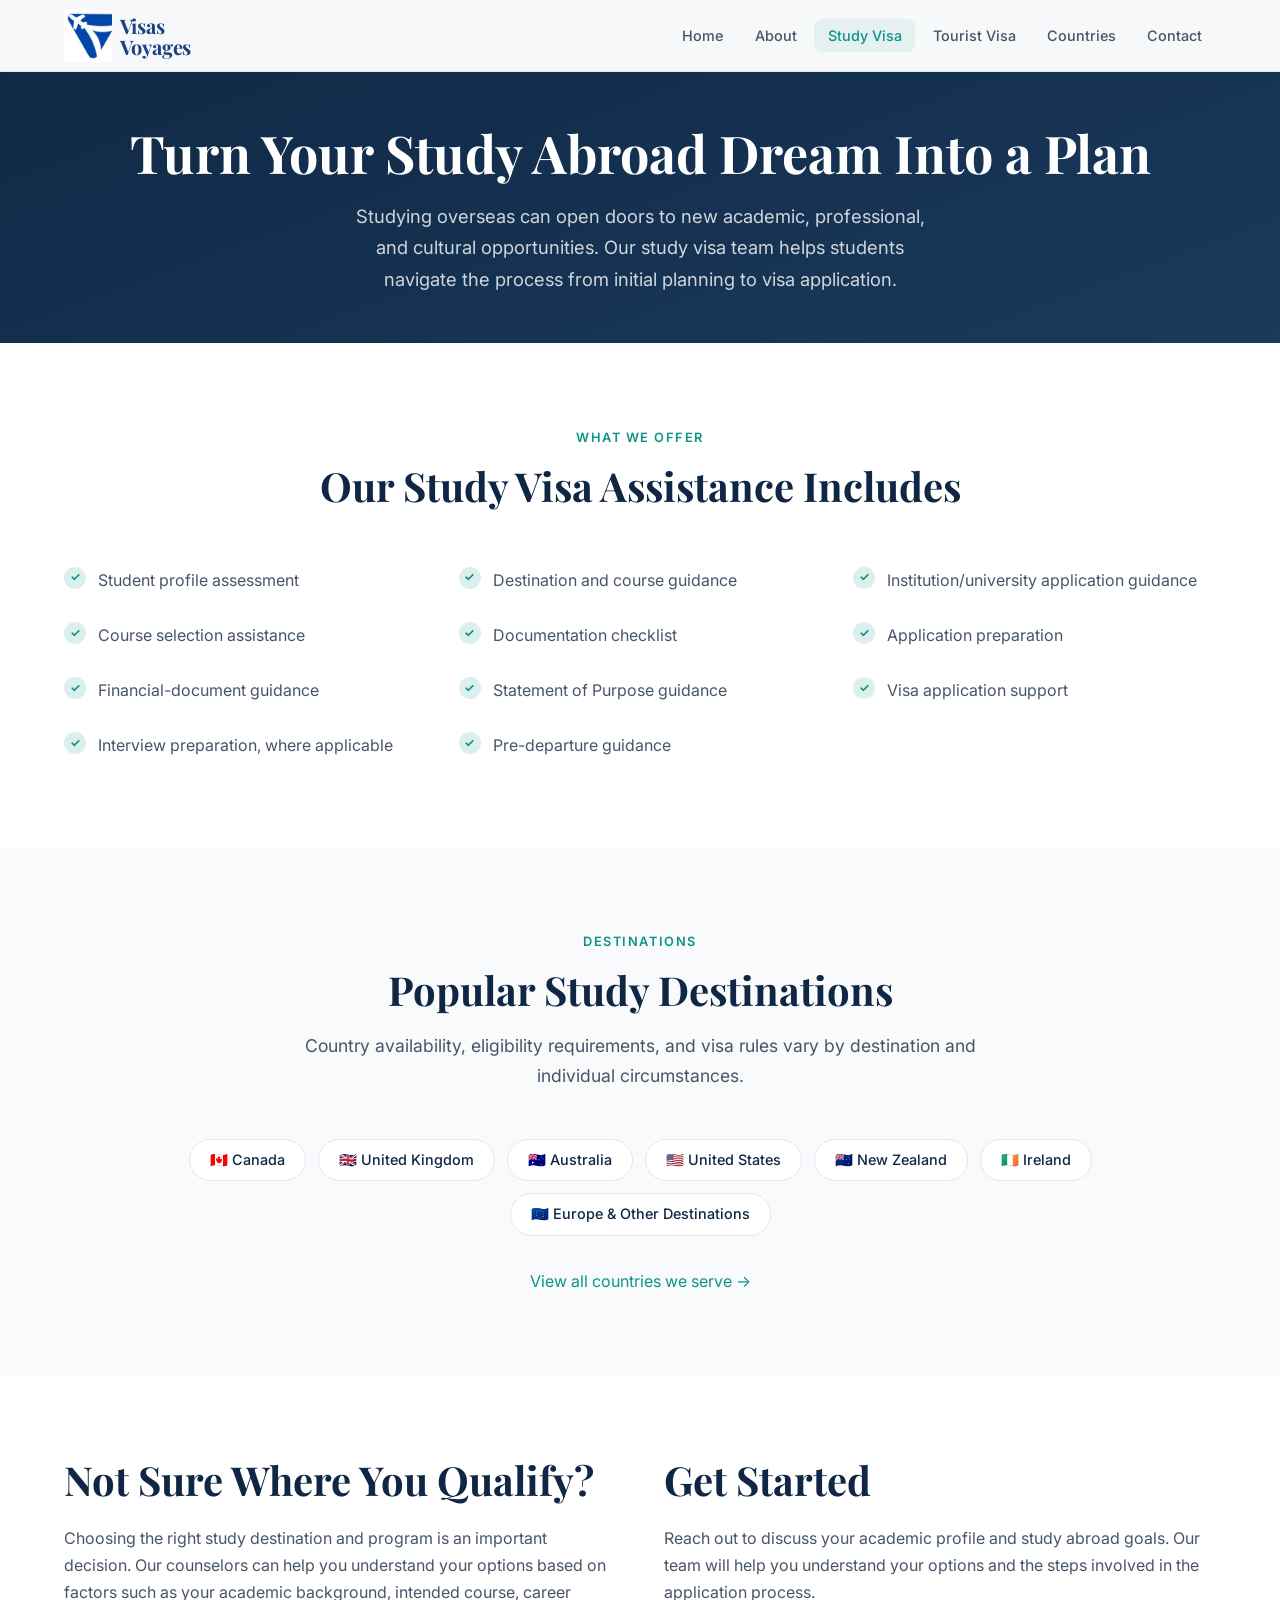
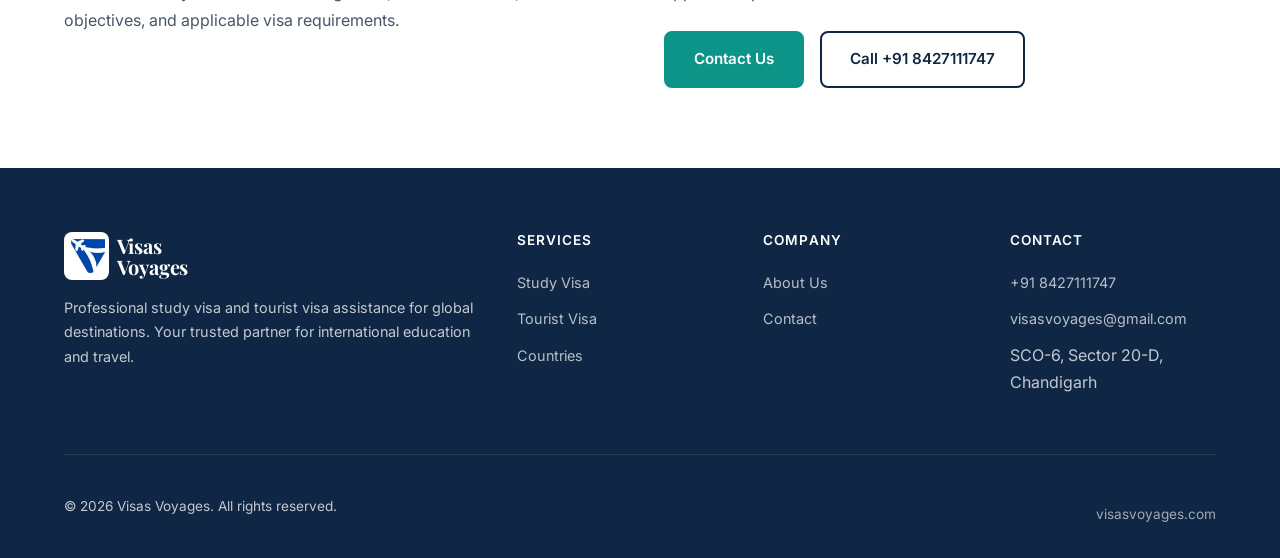
<file: study-visa/index.html>
<!DOCTYPE html>
<html lang="en">
<head>
  <meta charset="UTF-8">
  <meta name="viewport" content="width=device-width, initial-scale=1.0">
  <meta name="description" content="Study visa assistance from Visas Voyages — profile assessment, university guidance, and application support for Canada, UK, Australia, USA, and more.">
  <title>Study Visa Services | Visas Voyages</title>
  <link rel="preconnect" href="https://fonts.googleapis.com">
  <link rel="preconnect" href="https://fonts.gstatic.com" crossorigin>
  <link href="https://fonts.googleapis.com/css2?family=Inter:wght@400;500;600;700&family=Playfair+Display:wght@600;700&display=swap" rel="stylesheet">
  <link rel="stylesheet" href="/css/styles.css">
  <link rel="icon" href="/images/favicon.png" type="image/png">
  <link rel="icon" href="/favicon.svg" type="image/svg+xml">
  <link rel="canonical" href="https://visasvoyages.com/study-visa/">
</head>
<body>
  <header class="site-header">
    <div class="container">
      <a href="/" class="logo" aria-label="Visas Voyages — Home">
        <img src="/images/logo-icon.png" alt="" class="logo-icon" width="48" height="52">
        <span class="logo-wordmark">
          <span class="logo-line">Visas</span>
          <span class="logo-line">Voyages</span>
        </span>
      </a>
      <button class="nav-toggle" aria-label="Toggle navigation" aria-expanded="false">
        <svg xmlns="http://www.w3.org/2000/svg" fill="none" viewBox="0 0 24 24" stroke="currentColor" stroke-width="2">
          <path stroke-linecap="round" stroke-linejoin="round" d="M4 6h16M4 12h16M4 18h16"/>
        </svg>
      </button>
      <nav class="nav">
        <ul class="nav-list">
          <li><a href="/">Home</a></li>
          <li><a href="/about/">About</a></li>
          <li><a href="/study-visa/" class="active">Study Visa</a></li>
          <li><a href="/tourist-visa/">Tourist Visa</a></li>
          <li><a href="/countries/">Countries</a></li>
          <li><a href="/contact/">Contact</a></li>
        </ul>
      </nav>
    </div>
  </header>

  <main>
    <section class="page-hero">
      <div class="container">
        <h1>Turn Your Study Abroad Dream Into a Plan</h1>
        <p>Studying overseas can open doors to new academic, professional, and cultural opportunities. Our study visa team helps students navigate the process from initial planning to visa application.</p>
      </div>
    </section>

    <section class="section">
      <div class="container">
        <div class="section-header">
          <span class="section-label">What We Offer</span>
          <h2>Our Study Visa Assistance Includes</h2>
        </div>
        <ul class="checklist">
          <li>Student profile assessment</li>
          <li>Destination and course guidance</li>
          <li>Institution/university application guidance</li>
          <li>Course selection assistance</li>
          <li>Documentation checklist</li>
          <li>Application preparation</li>
          <li>Financial-document guidance</li>
          <li>Statement of Purpose guidance</li>
          <li>Visa application support</li>
          <li>Interview preparation, where applicable</li>
          <li>Pre-departure guidance</li>
        </ul>
      </div>
    </section>

    <section class="section section--alt">
      <div class="container">
        <div class="section-header">
          <span class="section-label">Destinations</span>
          <h2>Popular Study Destinations</h2>
          <p>Country availability, eligibility requirements, and visa rules vary by destination and individual circumstances.</p>
        </div>
        <div class="destinations-tags">
          <span class="tag">🇨🇦 Canada</span>
          <span class="tag">🇬🇧 United Kingdom</span>
          <span class="tag">🇦🇺 Australia</span>
          <span class="tag">🇺🇸 United States</span>
          <span class="tag">🇳🇿 New Zealand</span>
          <span class="tag">🇮🇪 Ireland</span>
          <span class="tag">🇪🇺 Europe &amp; Other Destinations</span>
        </div>
        <p style="text-align: center; margin-top: 2rem; color: var(--color-gray-600);">
          <a href="/countries/">View all countries we serve →</a>
        </p>
      </div>
    </section>

    <section class="section">
      <div class="container">
        <div class="content-two-col">
          <div class="content-block">
            <h2>Not Sure Where You Qualify?</h2>
            <p>Choosing the right study destination and program is an important decision. Our counselors can help you understand your options based on factors such as your academic background, intended course, career objectives, and applicable visa requirements.</p>
          </div>
          <div class="content-block">
            <h2>Get Started</h2>
            <p>Reach out to discuss your academic profile and study abroad goals. Our team will help you understand your options and the steps involved in the application process.</p>
            <div class="btn-group" style="margin-top: 1.5rem;">
              <a href="/contact/" class="btn btn-primary">Contact Us</a>
              <a href="tel:+918427111747" class="btn btn-outline-dark">Call +91 8427111747</a>
            </div>
          </div>
        </div>
      </div>
    </section>
  </main>

  <footer class="site-footer">
    <div class="container">
      <div class="footer-grid">
        <div class="footer-brand">
          <a href="/" class="logo" aria-label="Visas Voyages — Home">
            <img src="/images/logo-icon.png" alt="" class="logo-icon" width="44" height="48">
            <span class="logo-wordmark">
              <span class="logo-line">Visas</span>
              <span class="logo-line">Voyages</span>
            </span>
          </a>
          <p>Professional study visa and tourist visa assistance for global destinations. Your trusted partner for international education and travel.</p>
        </div>
        <div class="footer-col">
          <h4>Services</h4>
          <ul>
            <li><a href="/study-visa/">Study Visa</a></li>
            <li><a href="/tourist-visa/">Tourist Visa</a></li>
            <li><a href="/countries/">Countries</a></li>
          </ul>
        </div>
        <div class="footer-col">
          <h4>Company</h4>
          <ul>
            <li><a href="/about/">About Us</a></li>
            <li><a href="/contact/">Contact</a></li>
          </ul>
        </div>
        <div class="footer-col">
          <h4>Contact</h4>
          <ul>
            <li><a href="tel:+918427111747">+91 8427111747</a></li>
            <li><a href="mailto:visasvoyages@gmail.com">visasvoyages@gmail.com</a></li>
            <li>SCO-6, Sector 20-D, Chandigarh</li>
          </ul>
        </div>
      </div>
      <div class="footer-bottom">
        <p>&copy; 2026 Visas Voyages. All rights reserved.</p>
        <p><a href="https://visasvoyages.com">visasvoyages.com</a></p>
      </div>
    </div>
  </footer>

  <script src="/js/main.js"></script>
</body>
</html>
</file>
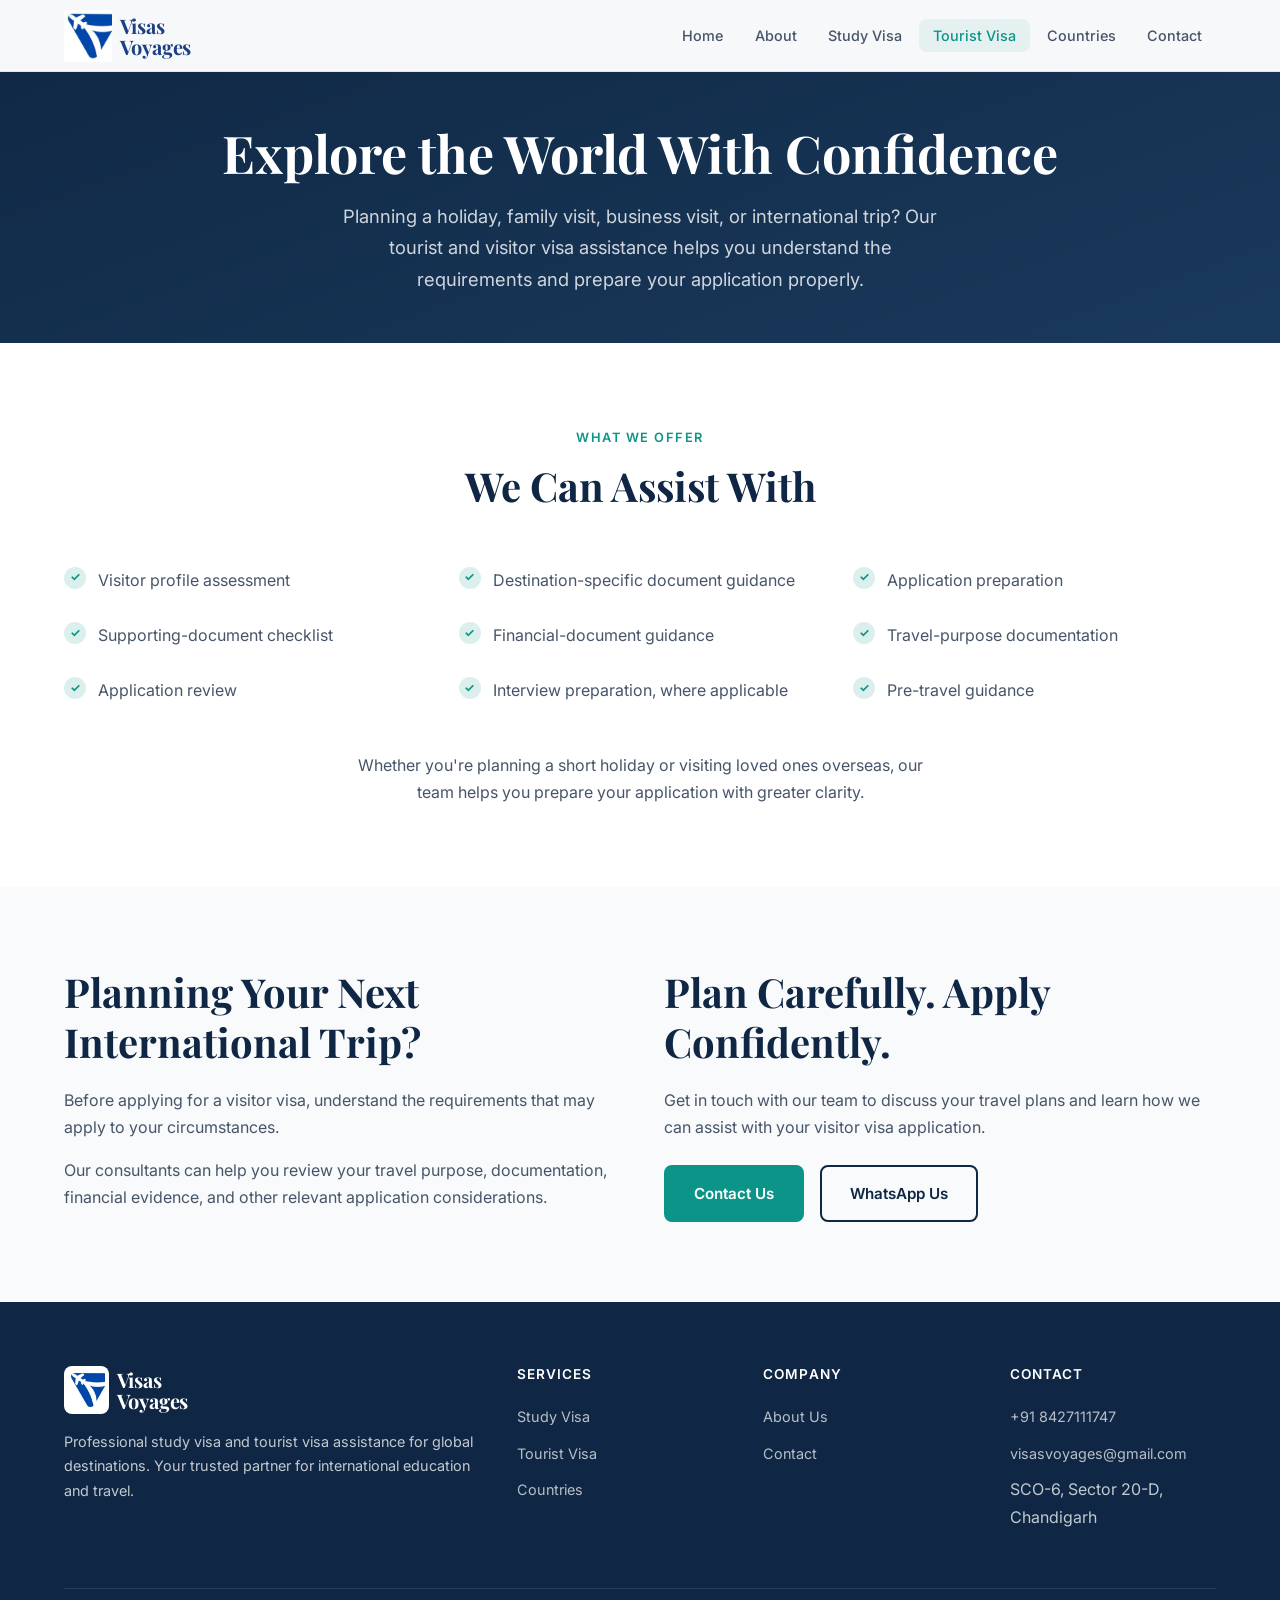
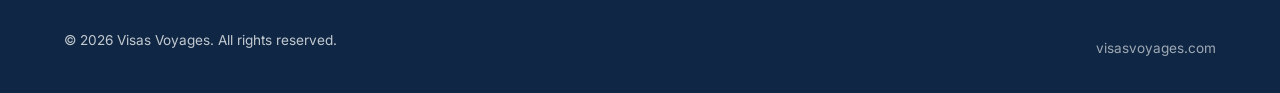
<file: tourist-visa/index.html>
<!DOCTYPE html>
<html lang="en">
<head>
  <meta charset="UTF-8">
  <meta name="viewport" content="width=device-width, initial-scale=1.0">
  <meta name="description" content="Tourist and visitor visa assistance from Visas Voyages — application preparation, documentation guidance, and travel support.">
  <title>Tourist Visa Services | Visas Voyages</title>
  <link rel="preconnect" href="https://fonts.googleapis.com">
  <link rel="preconnect" href="https://fonts.gstatic.com" crossorigin>
  <link href="https://fonts.googleapis.com/css2?family=Inter:wght@400;500;600;700&family=Playfair+Display:wght@600;700&display=swap" rel="stylesheet">
  <link rel="stylesheet" href="/css/styles.css">
  <link rel="icon" href="/images/favicon.png" type="image/png">
  <link rel="icon" href="/favicon.svg" type="image/svg+xml">
  <link rel="canonical" href="https://visasvoyages.com/tourist-visa/">
</head>
<body>
  <header class="site-header">
    <div class="container">
      <a href="/" class="logo" aria-label="Visas Voyages — Home">
        <img src="/images/logo-icon.png" alt="" class="logo-icon" width="48" height="52">
        <span class="logo-wordmark">
          <span class="logo-line">Visas</span>
          <span class="logo-line">Voyages</span>
        </span>
      </a>
      <button class="nav-toggle" aria-label="Toggle navigation" aria-expanded="false">
        <svg xmlns="http://www.w3.org/2000/svg" fill="none" viewBox="0 0 24 24" stroke="currentColor" stroke-width="2">
          <path stroke-linecap="round" stroke-linejoin="round" d="M4 6h16M4 12h16M4 18h16"/>
        </svg>
      </button>
      <nav class="nav">
        <ul class="nav-list">
          <li><a href="/">Home</a></li>
          <li><a href="/about/">About</a></li>
          <li><a href="/study-visa/">Study Visa</a></li>
          <li><a href="/tourist-visa/" class="active">Tourist Visa</a></li>
          <li><a href="/countries/">Countries</a></li>
          <li><a href="/contact/">Contact</a></li>
        </ul>
      </nav>
    </div>
  </header>

  <main>
    <section class="page-hero">
      <div class="container">
        <h1>Explore the World With Confidence</h1>
        <p>Planning a holiday, family visit, business visit, or international trip? Our tourist and visitor visa assistance helps you understand the requirements and prepare your application properly.</p>
      </div>
    </section>

    <section class="section">
      <div class="container">
        <div class="section-header">
          <span class="section-label">What We Offer</span>
          <h2>We Can Assist With</h2>
        </div>
        <ul class="checklist">
          <li>Visitor profile assessment</li>
          <li>Destination-specific document guidance</li>
          <li>Application preparation</li>
          <li>Supporting-document checklist</li>
          <li>Financial-document guidance</li>
          <li>Travel-purpose documentation</li>
          <li>Application review</li>
          <li>Interview preparation, where applicable</li>
          <li>Pre-travel guidance</li>
        </ul>
        <p style="text-align: center; margin-top: 2.5rem; color: var(--color-gray-600); max-width: 600px; margin-left: auto; margin-right: auto;">
          Whether you're planning a short holiday or visiting loved ones overseas, our team helps you prepare your application with greater clarity.
        </p>
      </div>
    </section>

    <section class="section section--alt">
      <div class="container">
        <div class="content-two-col">
          <div class="content-block">
            <h2>Planning Your Next International Trip?</h2>
            <p>Before applying for a visitor visa, understand the requirements that may apply to your circumstances.</p>
            <p>Our consultants can help you review your travel purpose, documentation, financial evidence, and other relevant application considerations.</p>
          </div>
          <div class="content-block">
            <h2>Plan Carefully. Apply Confidently.</h2>
            <p>Get in touch with our team to discuss your travel plans and learn how we can assist with your visitor visa application.</p>
            <div class="btn-group" style="margin-top: 1.5rem;">
              <a href="/contact/" class="btn btn-primary">Contact Us</a>
              <a href="https://wa.me/918427111747" class="btn btn-outline-dark" target="_blank" rel="noopener noreferrer">WhatsApp Us</a>
            </div>
          </div>
        </div>
      </div>
    </section>
  </main>

  <footer class="site-footer">
    <div class="container">
      <div class="footer-grid">
        <div class="footer-brand">
          <a href="/" class="logo" aria-label="Visas Voyages — Home">
            <img src="/images/logo-icon.png" alt="" class="logo-icon" width="44" height="48">
            <span class="logo-wordmark">
              <span class="logo-line">Visas</span>
              <span class="logo-line">Voyages</span>
            </span>
          </a>
          <p>Professional study visa and tourist visa assistance for global destinations. Your trusted partner for international education and travel.</p>
        </div>
        <div class="footer-col">
          <h4>Services</h4>
          <ul>
            <li><a href="/study-visa/">Study Visa</a></li>
            <li><a href="/tourist-visa/">Tourist Visa</a></li>
            <li><a href="/countries/">Countries</a></li>
          </ul>
        </div>
        <div class="footer-col">
          <h4>Company</h4>
          <ul>
            <li><a href="/about/">About Us</a></li>
            <li><a href="/contact/">Contact</a></li>
          </ul>
        </div>
        <div class="footer-col">
          <h4>Contact</h4>
          <ul>
            <li><a href="tel:+918427111747">+91 8427111747</a></li>
            <li><a href="mailto:visasvoyages@gmail.com">visasvoyages@gmail.com</a></li>
            <li>SCO-6, Sector 20-D, Chandigarh</li>
          </ul>
        </div>
      </div>
      <div class="footer-bottom">
        <p>&copy; 2026 Visas Voyages. All rights reserved.</p>
        <p><a href="https://visasvoyages.com">visasvoyages.com</a></p>
      </div>
    </div>
  </footer>

  <script src="/js/main.js"></script>
</body>
</html>
</file>
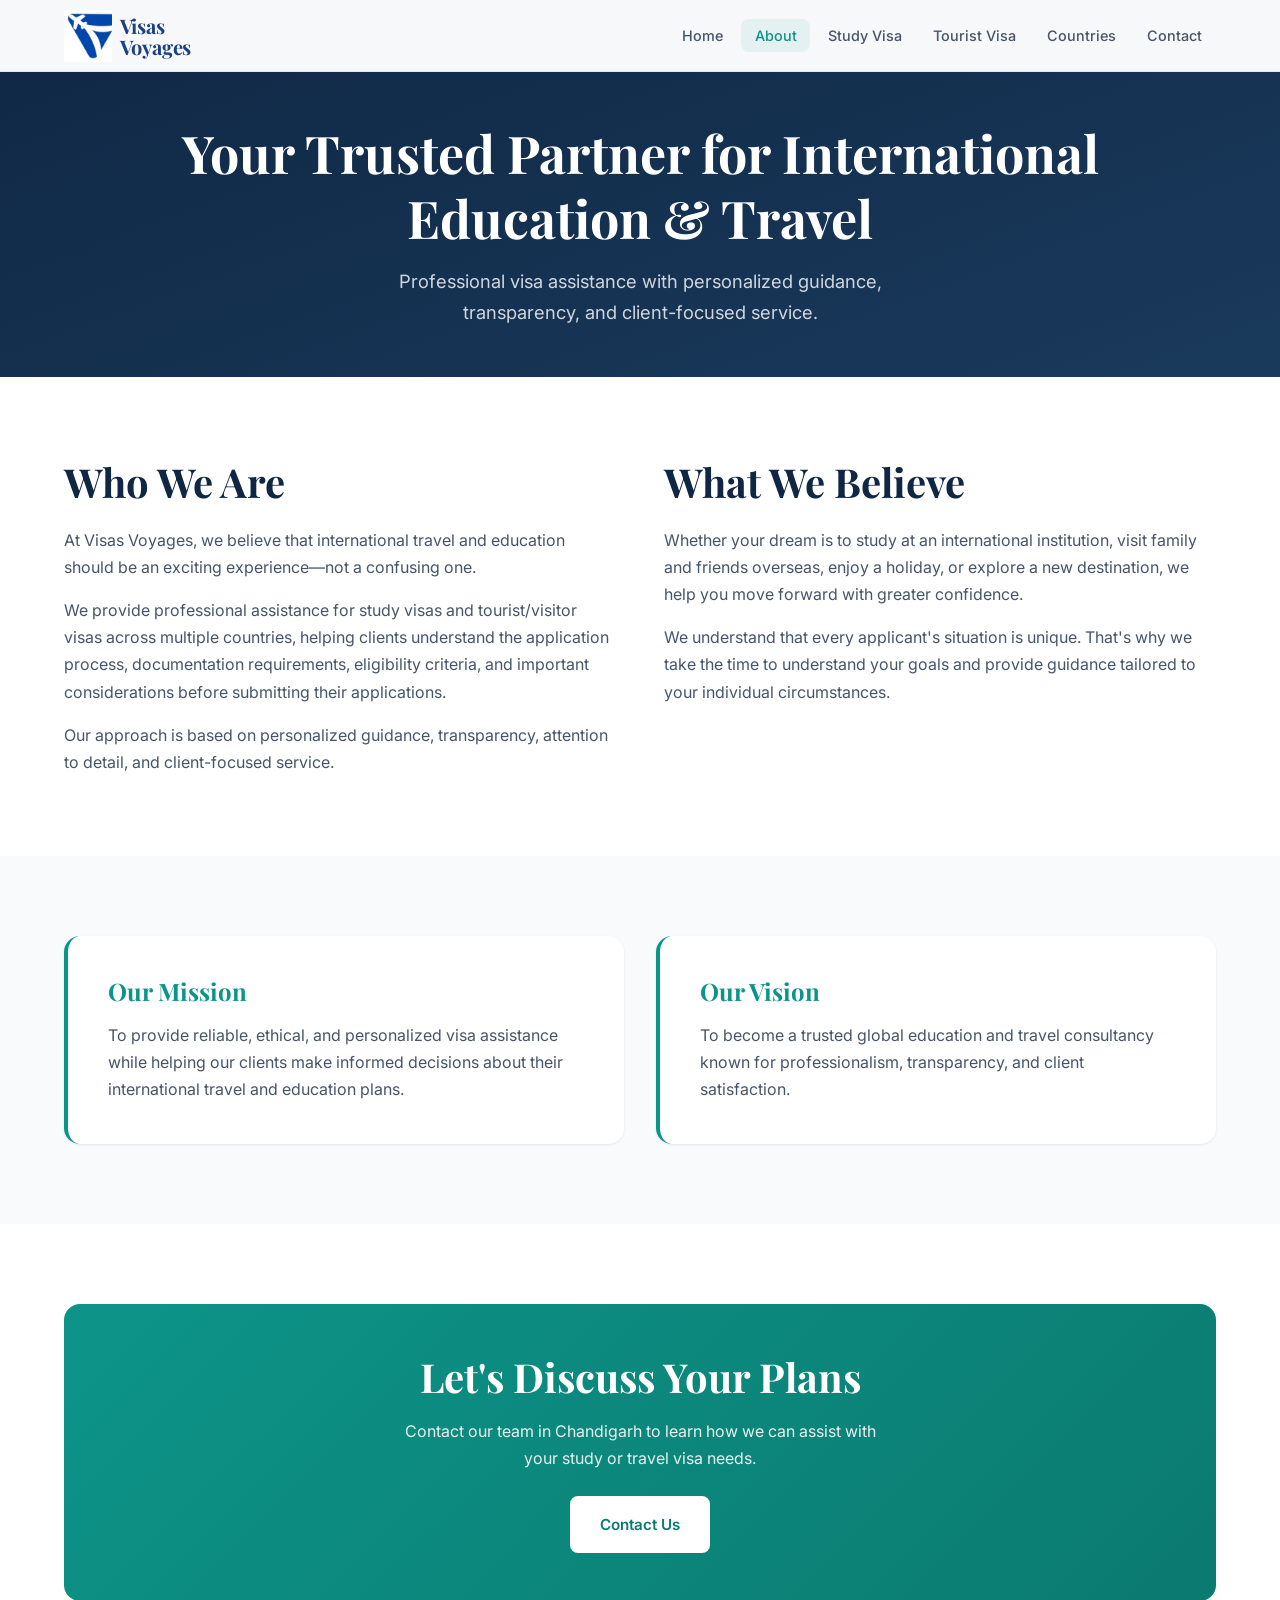
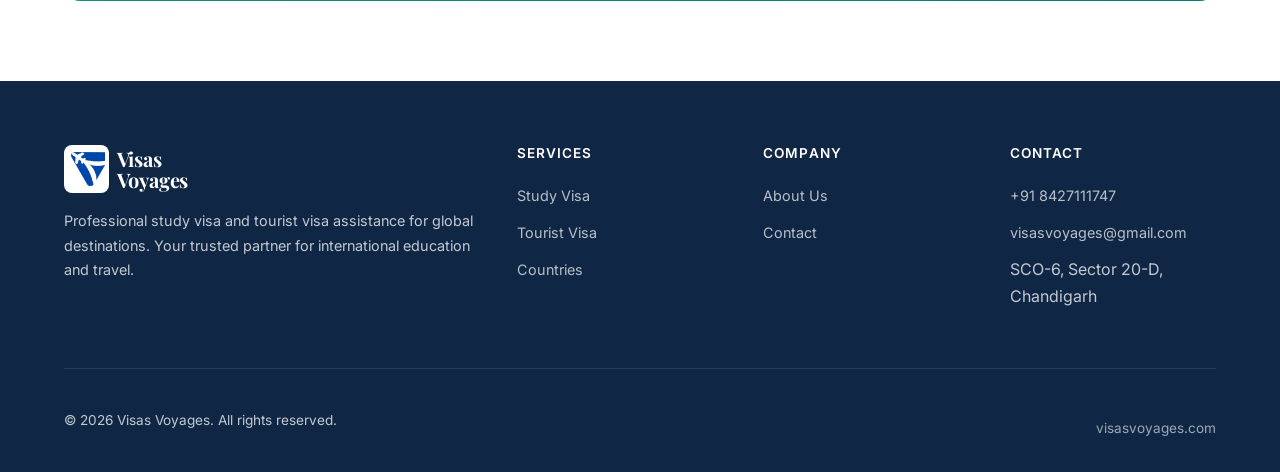
<file: about.html>
<!DOCTYPE html>
<html lang="en">
<head>
  <meta charset="UTF-8">
  <link rel="canonical" href="https://visasvoyages.com/about/">
  <meta http-equiv="refresh" content="0; url=/about/">
  <script>location.replace("/about/")</script>
  <title>Redirecting...</title>
</head>
<body><p>Redirecting to <a href="/about/">/about/</a>...</p></body>
</html>
</file>
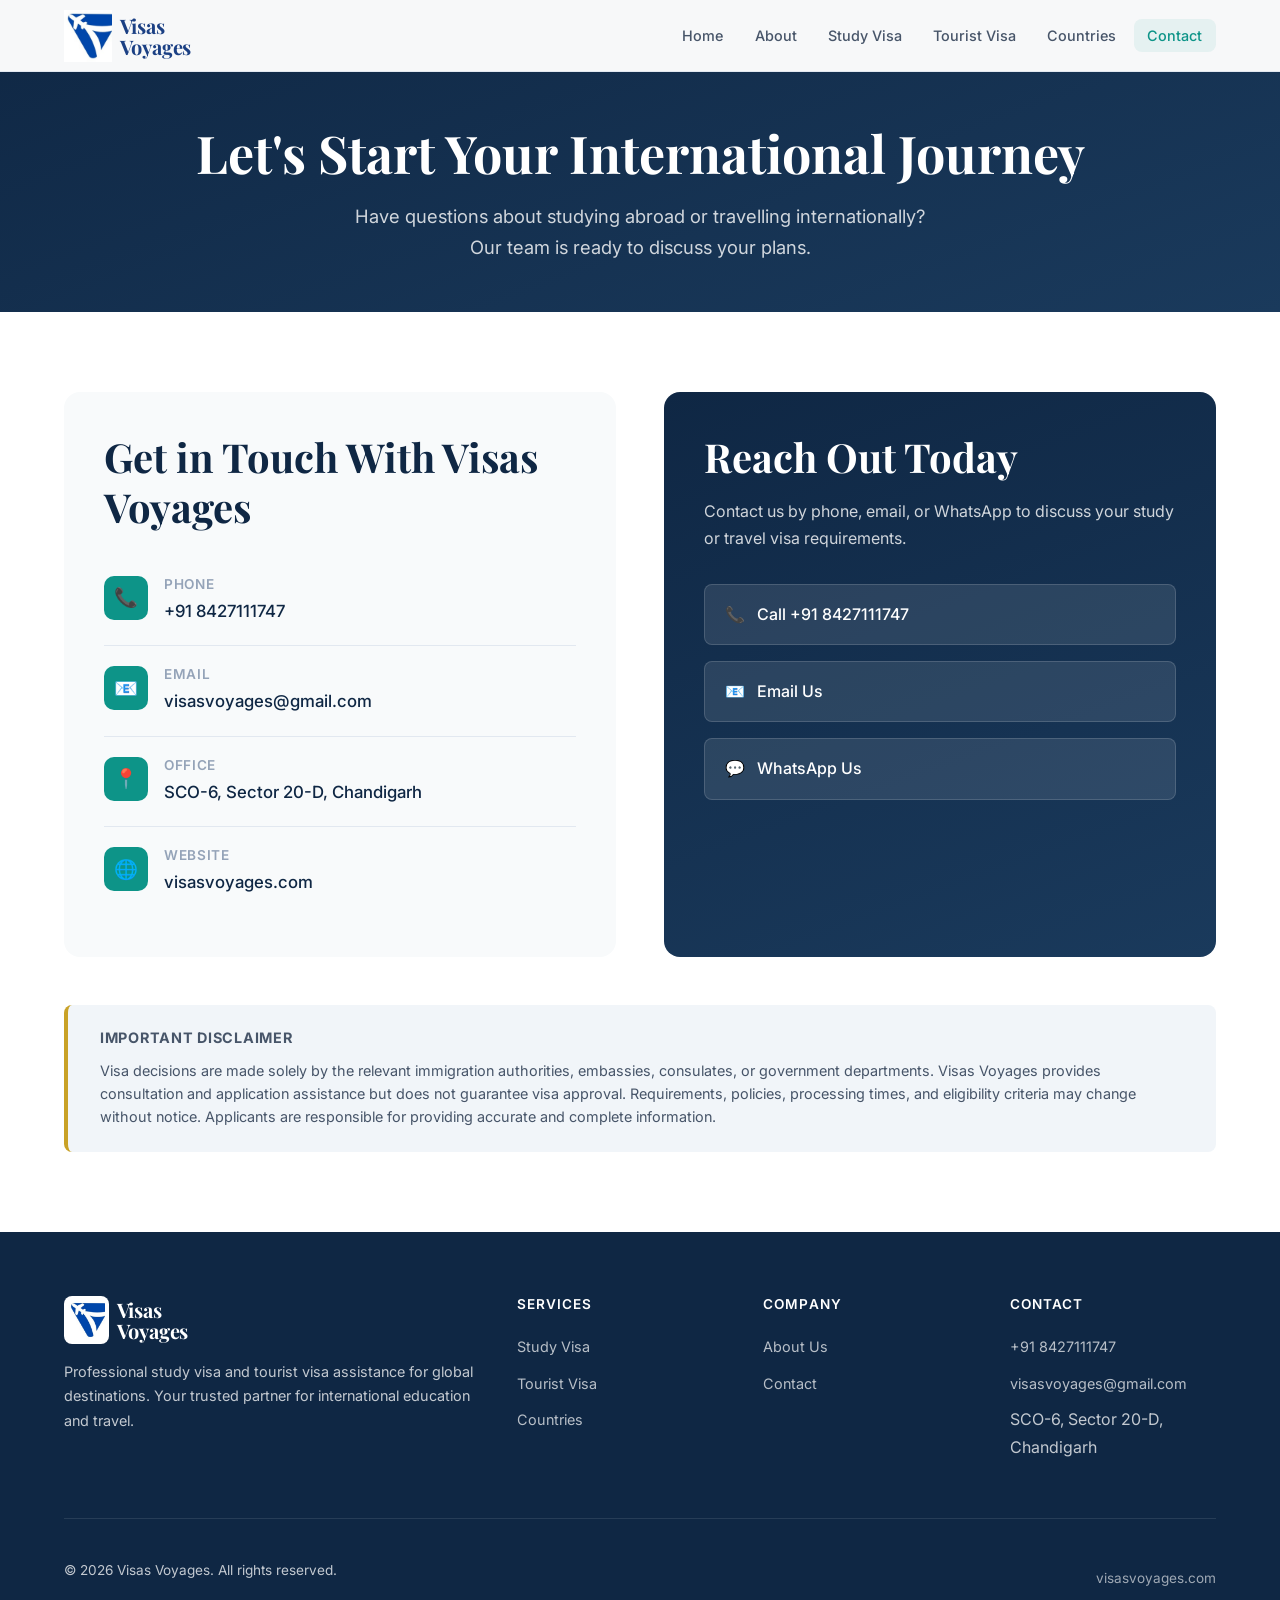
<file: contact.html>
<!DOCTYPE html>
<html lang="en">
<head>
  <meta charset="UTF-8">
  <link rel="canonical" href="https://visasvoyages.com/contact/">
  <meta http-equiv="refresh" content="0; url=/contact/">
  <script>location.replace("/contact/")</script>
  <title>Redirecting...</title>
</head>
<body><p>Redirecting to <a href="/contact/">/contact/</a>...</p></body>
</html>
</file>
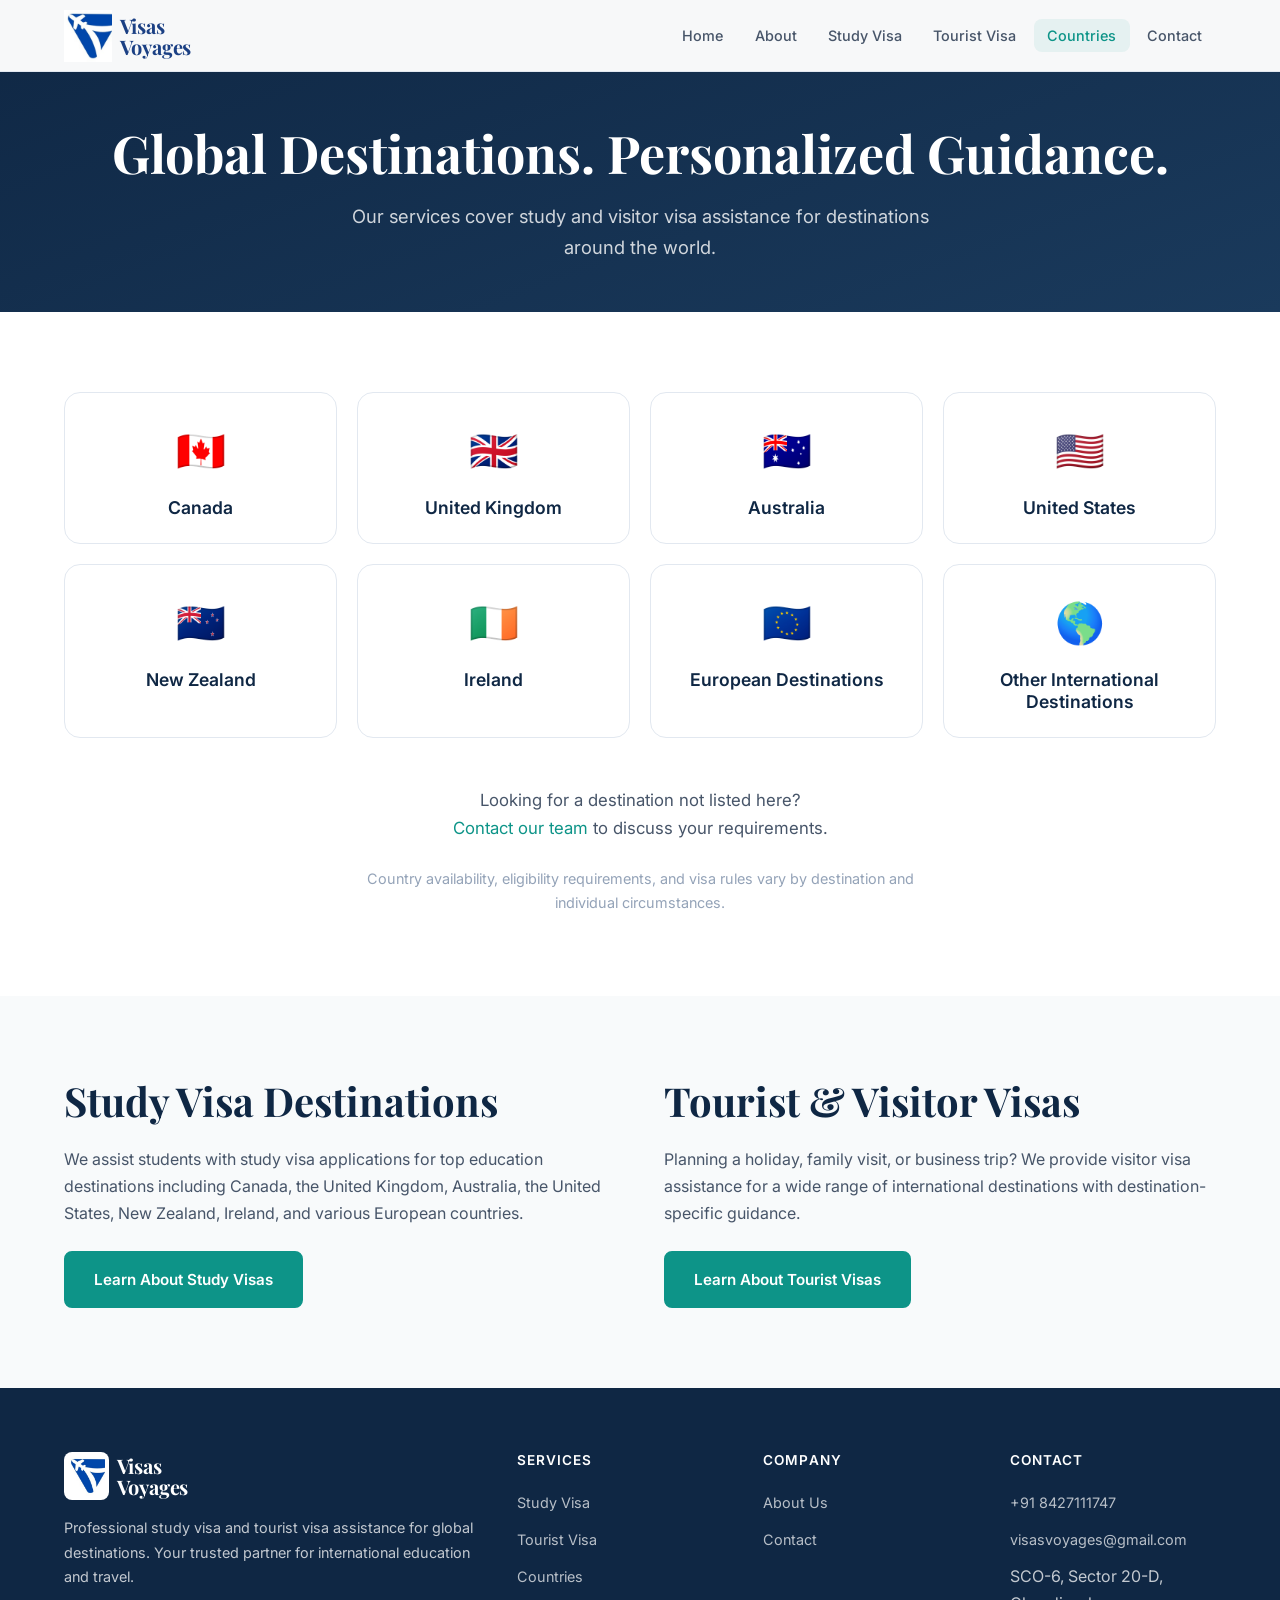
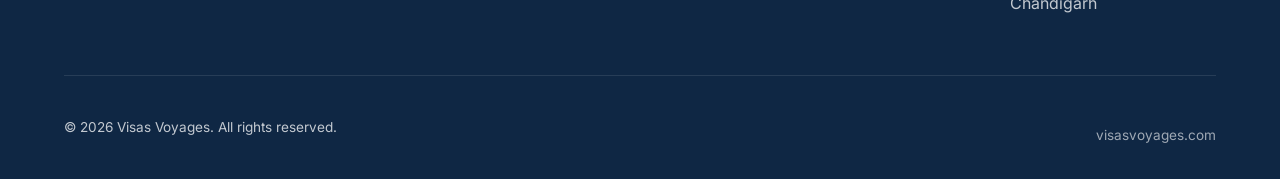
<file: countries.html>
<!DOCTYPE html>
<html lang="en">
<head>
  <meta charset="UTF-8">
  <link rel="canonical" href="https://visasvoyages.com/countries/">
  <meta http-equiv="refresh" content="0; url=/countries/">
  <script>location.replace("/countries/")</script>
  <title>Redirecting...</title>
</head>
<body><p>Redirecting to <a href="/countries/">/countries/</a>...</p></body>
</html>
</file>
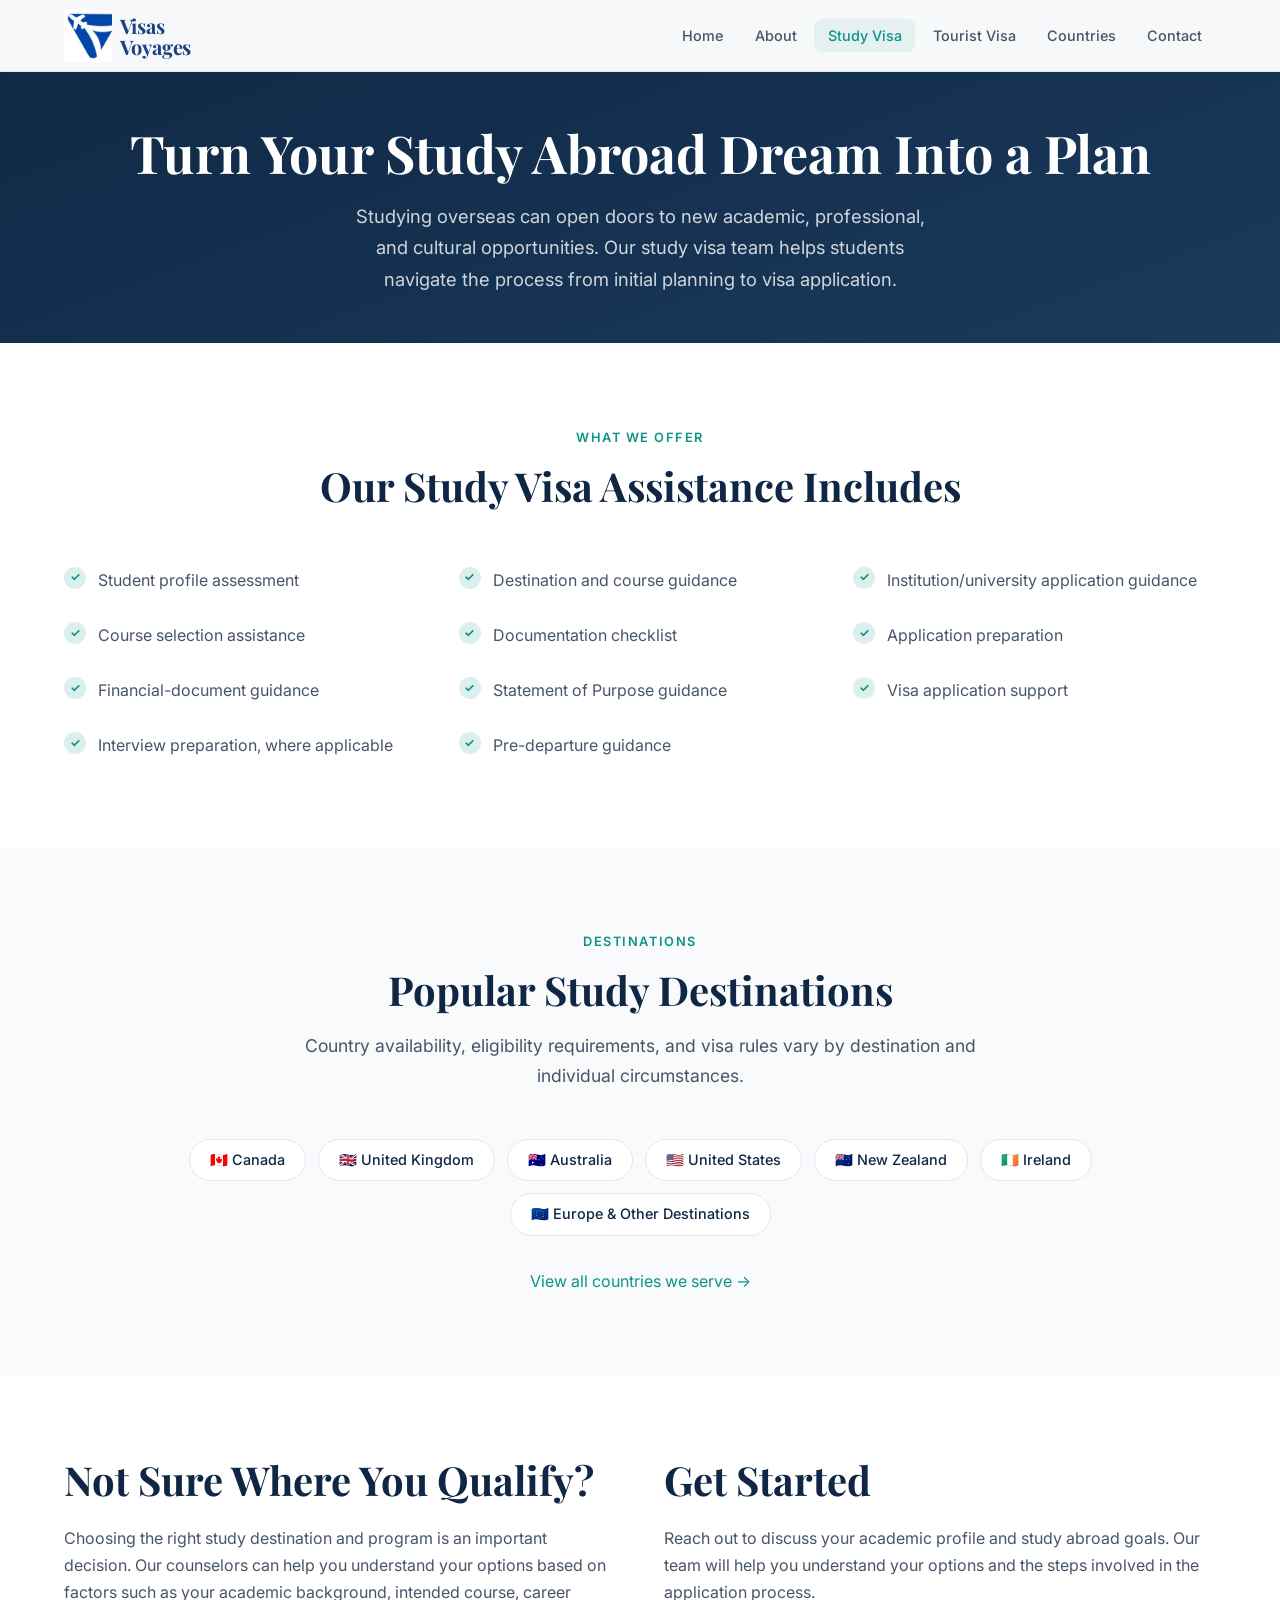
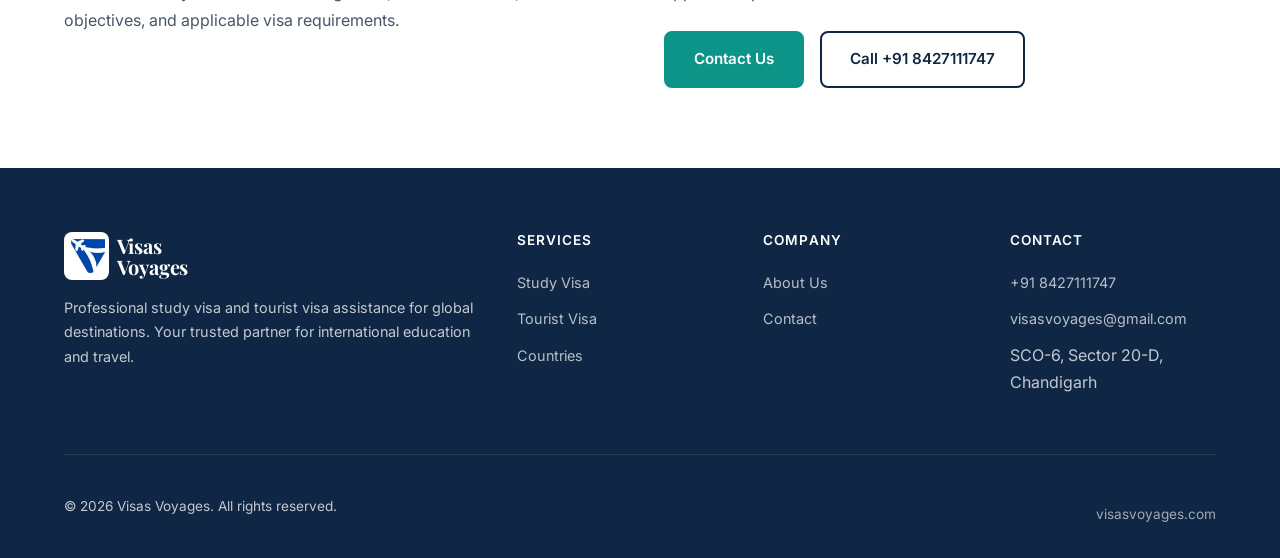
<file: study-visa.html>
<!DOCTYPE html>
<html lang="en">
<head>
  <meta charset="UTF-8">
  <link rel="canonical" href="https://visasvoyages.com/study-visa/">
  <meta http-equiv="refresh" content="0; url=/study-visa/">
  <script>location.replace("/study-visa/")</script>
  <title>Redirecting...</title>
</head>
<body><p>Redirecting to <a href="/study-visa/">/study-visa/</a>...</p></body>
</html>
</file>
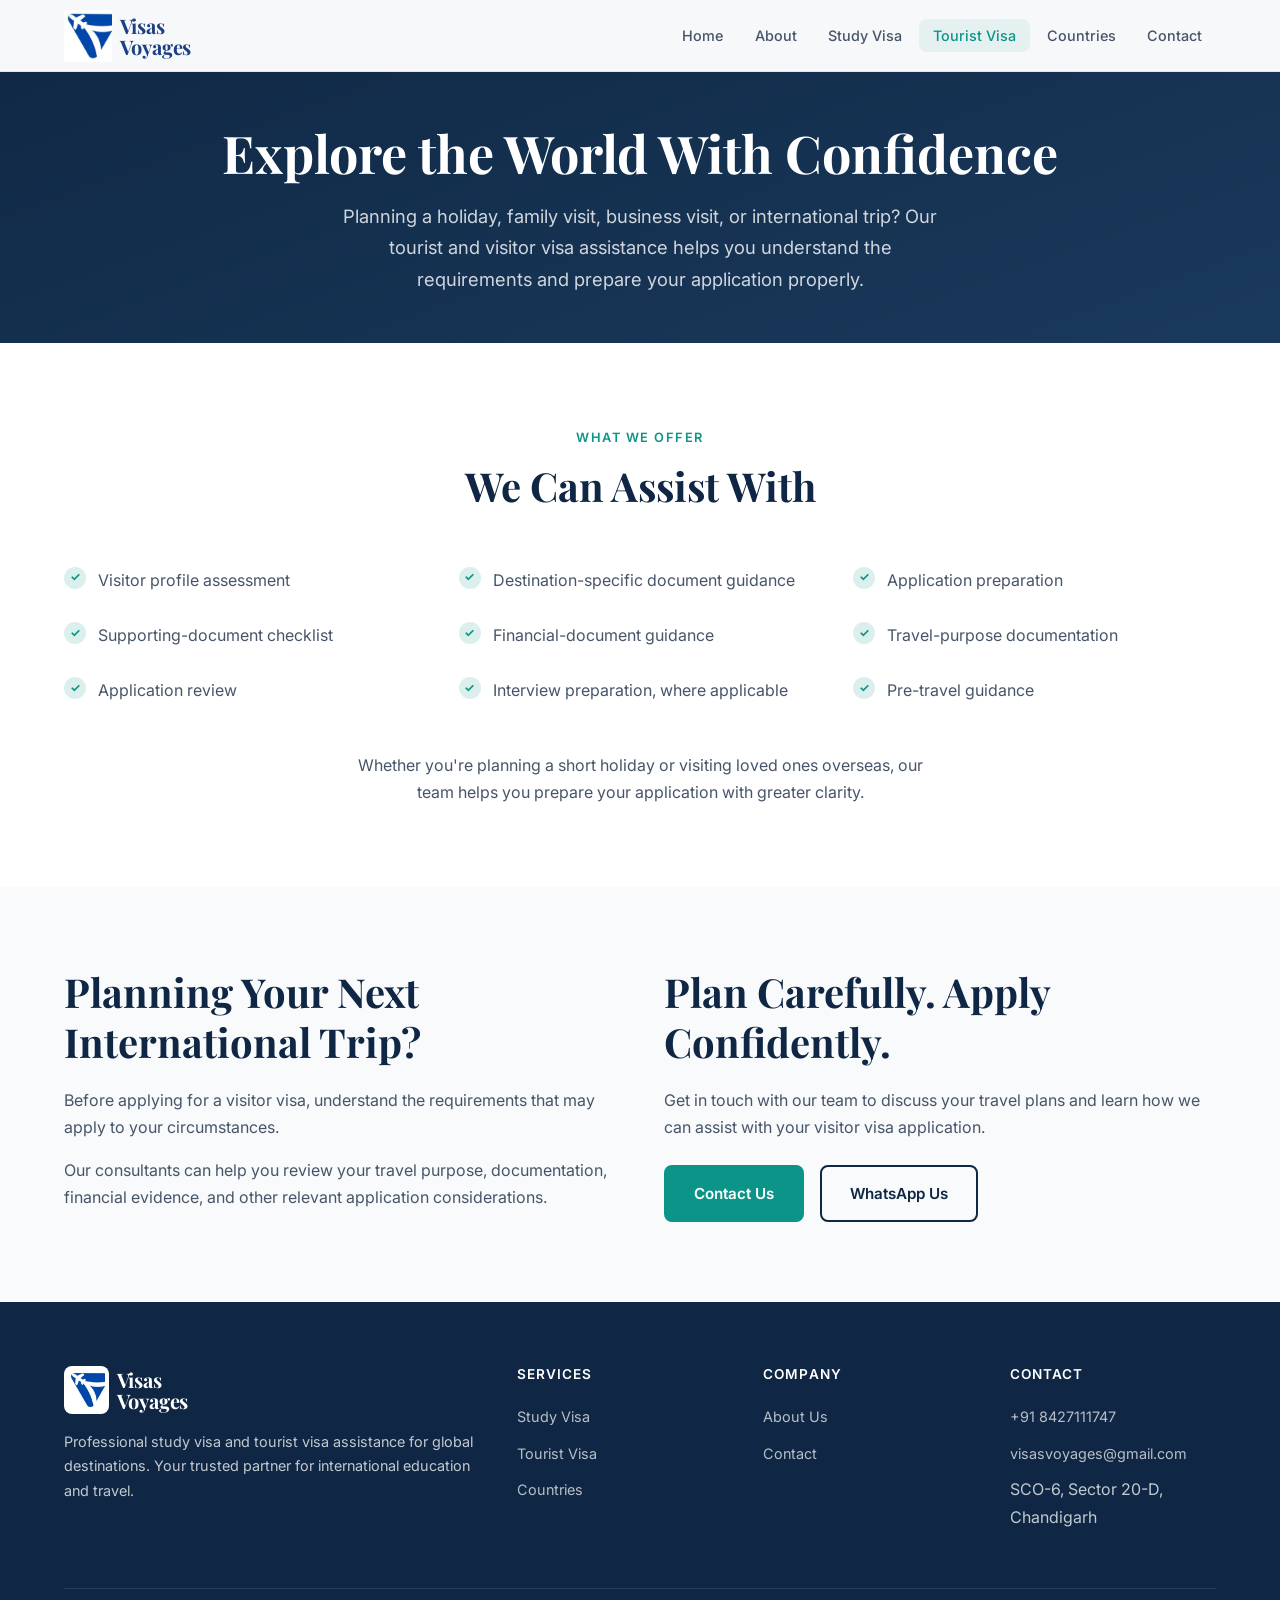
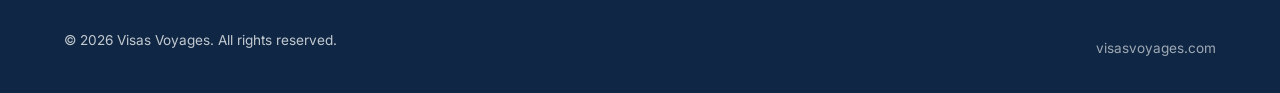
<file: tourist-visa.html>
<!DOCTYPE html>
<html lang="en">
<head>
  <meta charset="UTF-8">
  <link rel="canonical" href="https://visasvoyages.com/tourist-visa/">
  <meta http-equiv="refresh" content="0; url=/tourist-visa/">
  <script>location.replace("/tourist-visa/")</script>
  <title>Redirecting...</title>
</head>
<body><p>Redirecting to <a href="/tourist-visa/">/tourist-visa/</a>...</p></body>
</html>
</file>
<file: css/styles.css>
/* Visasvoyages — Static Site Styles */

:root {
  --color-navy: #0f2744;
  --color-navy-light: #1a3a5c;
  --color-teal: #0d9488;
  --color-teal-dark: #0b7a70;
  --color-gold: #c9a227;
  --color-gold-light: #e8c84a;
  --color-white: #ffffff;
  --color-off-white: #f8fafb;
  --color-gray-100: #f1f5f9;
  --color-gray-200: #e2e8f0;
  --color-gray-400: #94a3b8;
  --color-gray-600: #475569;
  --color-gray-800: #1e293b;
  --font-sans: 'Inter', system-ui, -apple-system, sans-serif;
  --font-display: 'Playfair Display', Georgia, serif;
  --shadow-sm: 0 1px 3px rgba(15, 39, 68, 0.08);
  --shadow-md: 0 4px 20px rgba(15, 39, 68, 0.12);
  --shadow-lg: 0 10px 40px rgba(15, 39, 68, 0.15);
  --radius: 8px;
  --radius-lg: 16px;
  --max-width: 1200px;
  --header-height: 72px;
}

*,
*::before,
*::after {
  box-sizing: border-box;
  margin: 0;
  padding: 0;
}

html {
  scroll-behavior: smooth;
}

body {
  font-family: var(--font-sans);
  font-size: 1rem;
  line-height: 1.7;
  color: var(--color-gray-800);
  background: var(--color-white);
  -webkit-font-smoothing: antialiased;
}

img {
  max-width: 100%;
  height: auto;
  display: block;
}

a {
  color: var(--color-teal);
  text-decoration: none;
  transition: color 0.2s;
}

a:hover {
  color: var(--color-teal-dark);
}

ul {
  list-style: none;
}

/* Typography */
h1, h2, h3, h4 {
  font-family: var(--font-display);
  font-weight: 700;
  line-height: 1.25;
  color: var(--color-navy);
}

h1 { font-size: clamp(2rem, 5vw, 3.25rem); }
h2 { font-size: clamp(1.75rem, 4vw, 2.5rem); }
h3 { font-size: clamp(1.25rem, 2.5vw, 1.5rem); }

p + p {
  margin-top: 1rem;
}

/* Layout */
.container {
  width: 100%;
  max-width: var(--max-width);
  margin: 0 auto;
  padding: 0 1.5rem;
}

.section {
  padding: 5rem 0;
}

.section--alt {
  background: var(--color-off-white);
}

.section-header {
  text-align: center;
  max-width: 700px;
  margin: 0 auto 3rem;
}

.section-header p {
  margin-top: 1rem;
  color: var(--color-gray-600);
  font-size: 1.1rem;
}

.section-label {
  display: inline-block;
  font-family: var(--font-sans);
  font-size: 0.8rem;
  font-weight: 600;
  letter-spacing: 0.12em;
  text-transform: uppercase;
  color: var(--color-teal);
  margin-bottom: 0.75rem;
}

/* Header */
.site-header {
  position: fixed;
  top: 0;
  left: 0;
  right: 0;
  z-index: 1000;
  background: rgba(255, 255, 255, 0.97);
  backdrop-filter: blur(12px);
  border-bottom: 1px solid var(--color-gray-200);
  height: var(--header-height);
}

.site-header .container {
  display: flex;
  align-items: center;
  justify-content: space-between;
  height: 100%;
}

.logo {
  display: flex;
  align-items: center;
  gap: 0.5rem;
  text-decoration: none;
  flex-shrink: 0;
}

.logo-icon {
  height: 52px;
  width: auto;
  display: block;
  flex-shrink: 0;
}

.logo-wordmark {
  display: flex;
  flex-direction: column;
  line-height: 1.05;
  color: #1B4084;
}

.logo-line {
  font-family: var(--font-display);
  font-size: 1.25rem;
  font-weight: 700;
  letter-spacing: -0.01em;
}

.logo:hover .logo-wordmark,
.logo:hover .logo-icon {
  opacity: 0.88;
}

.logo-icon,
.logo-wordmark {
  transition: opacity 0.2s ease;
}

.site-footer .logo-wordmark {
  color: var(--color-white);
}

.site-footer .logo-icon {
  height: 48px;
  background: var(--color-white);
  padding: 0.25rem;
  border-radius: 8px;
}

.nav-list {
  display: flex;
  align-items: center;
  gap: 0.25rem;
}

.nav-list a {
  padding: 0.5rem 0.85rem;
  font-size: 0.9rem;
  font-weight: 500;
  color: var(--color-gray-600);
  border-radius: var(--radius);
  transition: all 0.2s;
}

.nav-list a:hover,
.nav-list a.active {
  color: var(--color-teal);
  background: rgba(13, 148, 136, 0.08);
}

.nav-toggle {
  display: none;
  background: none;
  border: none;
  cursor: pointer;
  padding: 0.5rem;
  color: var(--color-navy);
}

.nav-toggle svg {
  width: 28px;
  height: 28px;
}

/* Hero */
.hero {
  padding-top: calc(var(--header-height) + 4rem);
  padding-bottom: 5rem;
  background: linear-gradient(160deg, var(--color-navy) 0%, var(--color-navy-light) 50%, #1e4d6b 100%);
  color: var(--color-white);
  position: relative;
  overflow: hidden;
}

.hero::before {
  content: '';
  position: absolute;
  top: -50%;
  right: -20%;
  width: 600px;
  height: 600px;
  background: radial-gradient(circle, rgba(13, 148, 136, 0.2) 0%, transparent 70%);
  border-radius: 50%;
}

.hero::after {
  content: '';
  position: absolute;
  bottom: 0;
  left: 0;
  right: 0;
  height: 80px;
  background: linear-gradient(to top, var(--color-white), transparent);
}

.hero .container {
  position: relative;
  z-index: 1;
  display: grid;
  grid-template-columns: 1fr 1fr;
  gap: 3rem;
  align-items: center;
}

.hero-content h1 {
  color: var(--color-white);
  margin-bottom: 1.25rem;
}

.hero-content h1 span {
  color: var(--color-gold-light);
}

.hero-subtitle {
  font-size: 1.2rem;
  color: rgba(255, 255, 255, 0.85);
  margin-bottom: 1.5rem;
  line-height: 1.6;
}

.hero-text {
  color: rgba(255, 255, 255, 0.75);
  margin-bottom: 2rem;
}

.hero-visual {
  display: flex;
  justify-content: center;
  align-items: center;
}

.hero-highlights {
  display: flex;
  flex-direction: column;
  gap: 1rem;
  width: 100%;
  max-width: 380px;
}

.hero-highlight-card {
  display: flex;
  align-items: center;
  gap: 1rem;
  background: rgba(255, 255, 255, 0.1);
  backdrop-filter: blur(20px);
  border: 1px solid rgba(255, 255, 255, 0.15);
  border-radius: var(--radius-lg);
  padding: 1.25rem 1.5rem;
  transition: transform 0.3s, background 0.3s;
}

.hero-highlight-card:hover {
  background: rgba(255, 255, 255, 0.15);
  transform: translateX(6px);
}

.hero-highlight-icon {
  flex-shrink: 0;
  width: 48px;
  height: 48px;
  background: rgba(13, 148, 136, 0.25);
  border-radius: 12px;
  display: flex;
  align-items: center;
  justify-content: center;
  font-size: 1.4rem;
}

.hero-highlight-card strong {
  display: block;
  color: var(--color-white);
  font-size: 1rem;
  margin-bottom: 0.15rem;
}

.hero-highlight-card p {
  color: rgba(255, 255, 255, 0.7);
  font-size: 0.85rem;
  line-height: 1.4;
}

/* Services section */
.services-section {
  margin-top: -2rem;
  position: relative;
  z-index: 2;
  padding-top: 3rem;
}

.services-featured {
  display: grid;
  grid-template-columns: 1fr 1fr;
  gap: 1.5rem;
  margin-bottom: 1.5rem;
}

.service-featured-card {
  display: flex;
  gap: 1.5rem;
  align-items: flex-start;
  background: linear-gradient(135deg, var(--color-navy) 0%, var(--color-navy-light) 100%);
  border-radius: var(--radius-lg);
  padding: 2rem;
  color: var(--color-white);
  text-decoration: none;
  transition: transform 0.3s, box-shadow 0.3s;
  border: 1px solid rgba(255, 255, 255, 0.08);
}

.service-featured-card:hover {
  transform: translateY(-4px);
  box-shadow: var(--shadow-lg);
  color: var(--color-white);
}

.service-featured-icon {
  flex-shrink: 0;
  width: 56px;
  height: 56px;
  background: rgba(13, 148, 136, 0.3);
  border-radius: 14px;
  display: flex;
  align-items: center;
  justify-content: center;
  font-size: 1.75rem;
}

.service-featured-content h3 {
  color: var(--color-white);
  font-size: 1.2rem;
  margin-bottom: 0.5rem;
}

.service-featured-content p {
  color: rgba(255, 255, 255, 0.75);
  font-size: 0.9rem;
  line-height: 1.6;
  margin-bottom: 1rem;
}

.service-link {
  font-size: 0.9rem;
  font-weight: 600;
  color: var(--color-gold-light);
  transition: color 0.2s;
}

.service-featured-card:hover .service-link {
  color: var(--color-white);
}

.services-grid {
  display: grid;
  grid-template-columns: repeat(3, 1fr);
  gap: 1.25rem;
}

.service-tile {
  background: var(--color-white);
  border: 1px solid var(--color-gray-200);
  border-radius: var(--radius-lg);
  padding: 1.75rem;
  transition: all 0.3s;
  position: relative;
  overflow: hidden;
}

.service-tile::before {
  content: '';
  position: absolute;
  top: 0;
  left: 0;
  width: 4px;
  height: 0;
  background: var(--color-teal);
  transition: height 0.3s;
  border-radius: 0 0 4px 0;
}

.service-tile:hover {
  border-color: var(--color-teal);
  box-shadow: var(--shadow-md);
  transform: translateY(-3px);
}

.service-tile:hover::before {
  height: 100%;
}

.service-tile-icon {
  width: 44px;
  height: 44px;
  background: linear-gradient(135deg, rgba(13, 148, 136, 0.12), rgba(15, 39, 68, 0.06));
  border-radius: 10px;
  display: flex;
  align-items: center;
  justify-content: center;
  font-size: 1.35rem;
  margin-bottom: 1rem;
}

.service-tile h3 {
  font-family: var(--font-sans);
  font-size: 1rem;
  font-weight: 600;
  margin-bottom: 0.5rem;
  color: var(--color-navy);
}

.service-tile p {
  font-size: 0.875rem;
  color: var(--color-gray-600);
  line-height: 1.55;
}

/* Buttons */
.btn {
  display: inline-flex;
  align-items: center;
  gap: 0.5rem;
  padding: 0.85rem 1.75rem;
  font-family: var(--font-sans);
  font-size: 0.95rem;
  font-weight: 600;
  border-radius: var(--radius);
  border: 2px solid transparent;
  cursor: pointer;
  transition: all 0.25s;
  text-decoration: none;
}

.btn-primary {
  background: var(--color-teal);
  color: var(--color-white);
  border-color: var(--color-teal);
}

.btn-primary:hover {
  background: var(--color-teal-dark);
  border-color: var(--color-teal-dark);
  color: var(--color-white);
  transform: translateY(-2px);
  box-shadow: var(--shadow-md);
}

.btn-outline {
  background: transparent;
  color: var(--color-white);
  border-color: rgba(255, 255, 255, 0.5);
}

.btn-outline:hover {
  background: rgba(255, 255, 255, 0.1);
  border-color: var(--color-white);
  color: var(--color-white);
}

.btn-outline-dark {
  background: transparent;
  color: var(--color-navy);
  border-color: var(--color-navy);
}

.btn-outline-dark:hover {
  background: var(--color-navy);
  color: var(--color-white);
}

.btn-group {
  display: flex;
  flex-wrap: wrap;
  gap: 1rem;
}

/* Cards Grid */
.cards-grid {
  display: grid;
  grid-template-columns: repeat(auto-fit, minmax(280px, 1fr));
  gap: 1.5rem;
}

.card {
  background: var(--color-white);
  border-radius: var(--radius-lg);
  padding: 2rem;
  box-shadow: var(--shadow-sm);
  border: 1px solid var(--color-gray-200);
  transition: all 0.3s;
}

.card:hover {
  box-shadow: var(--shadow-md);
  transform: translateY(-4px);
}

.card-icon {
  width: 52px;
  height: 52px;
  background: linear-gradient(135deg, rgba(13, 148, 136, 0.15), rgba(15, 39, 68, 0.08));
  border-radius: 12px;
  display: flex;
  align-items: center;
  justify-content: center;
  font-size: 1.5rem;
  margin-bottom: 1.25rem;
}

.card h3 {
  margin-bottom: 0.75rem;
}

.card p {
  color: var(--color-gray-600);
  font-size: 0.95rem;
}

/* Feature list */
.feature-list {
  display: grid;
  grid-template-columns: repeat(auto-fit, minmax(300px, 1fr));
  gap: 2rem;
}

.feature-item {
  display: flex;
  gap: 1rem;
}

.feature-number {
  flex-shrink: 0;
  width: 48px;
  height: 48px;
  background: var(--color-teal);
  color: var(--color-white);
  border-radius: 50%;
  display: flex;
  align-items: center;
  justify-content: center;
  font-weight: 700;
  font-size: 0.9rem;
}

.feature-item h3 {
  margin-bottom: 0.5rem;
  font-size: 1.15rem;
}

.feature-item p {
  color: var(--color-gray-600);
  font-size: 0.95rem;
}

/* Process steps */
.process-steps {
  display: grid;
  grid-template-columns: repeat(auto-fit, minmax(280px, 1fr));
  gap: 1.5rem;
  counter-reset: step;
}

.process-step {
  background: var(--color-white);
  border-radius: var(--radius-lg);
  padding: 2rem;
  border: 1px solid var(--color-gray-200);
  position: relative;
}

.process-step::before {
  counter-increment: step;
  content: counter(step, decimal-leading-zero);
  display: block;
  font-family: var(--font-display);
  font-size: 2rem;
  font-weight: 700;
  color: var(--color-teal);
  margin-bottom: 0.75rem;
  opacity: 0.7;
}

.process-step h3 {
  font-size: 1.1rem;
  margin-bottom: 0.5rem;
}

.process-step p {
  color: var(--color-gray-600);
  font-size: 0.9rem;
}

/* Countries */
.countries-grid {
  display: grid;
  grid-template-columns: repeat(auto-fit, minmax(220px, 1fr));
  gap: 1.25rem;
}

.country-card {
  background: var(--color-white);
  border: 1px solid var(--color-gray-200);
  border-radius: var(--radius-lg);
  padding: 1.5rem;
  text-align: center;
  transition: all 0.3s;
}

.country-card:hover {
  border-color: var(--color-teal);
  box-shadow: var(--shadow-md);
}

.country-flag {
  font-size: 2.5rem;
  margin-bottom: 0.75rem;
}

.country-card h3 {
  font-size: 1.1rem;
  font-family: var(--font-sans);
  font-weight: 600;
}

/* Checklist */
.checklist {
  display: grid;
  grid-template-columns: repeat(auto-fit, minmax(280px, 1fr));
  gap: 0.75rem 2rem;
}

.checklist li {
  display: flex;
  align-items: flex-start;
  gap: 0.75rem;
  padding: 0.5rem 0;
  color: var(--color-gray-600);
}

.checklist li::before {
  content: '✓';
  flex-shrink: 0;
  width: 22px;
  height: 22px;
  background: rgba(13, 148, 136, 0.15);
  color: var(--color-teal);
  border-radius: 50%;
  display: flex;
  align-items: center;
  justify-content: center;
  font-size: 0.75rem;
  font-weight: 700;
}

/* Page hero (inner pages) */
.page-hero {
  padding-top: calc(var(--header-height) + 3rem);
  padding-bottom: 3rem;
  background: linear-gradient(160deg, var(--color-navy) 0%, var(--color-navy-light) 100%);
  color: var(--color-white);
  text-align: center;
}

.page-hero h1 {
  color: var(--color-white);
  margin-bottom: 1rem;
}

.page-hero p {
  color: rgba(255, 255, 255, 0.8);
  font-size: 1.15rem;
  max-width: 600px;
  margin: 0 auto;
}

/* Two column content */
.content-two-col {
  display: grid;
  grid-template-columns: 1fr 1fr;
  gap: 3rem;
  align-items: start;
}

.content-block h2 {
  margin-bottom: 1.25rem;
}

.content-block p {
  color: var(--color-gray-600);
}

/* Mission / Vision */
.mission-vision {
  display: grid;
  grid-template-columns: 1fr 1fr;
  gap: 2rem;
}

.mv-card {
  background: var(--color-white);
  border-radius: var(--radius-lg);
  padding: 2.5rem;
  border-left: 4px solid var(--color-teal);
  box-shadow: var(--shadow-sm);
}

.mv-card h3 {
  margin-bottom: 1rem;
  color: var(--color-teal);
}

.mv-card p {
  color: var(--color-gray-600);
}

/* Contact */
.contact-grid {
  display: grid;
  grid-template-columns: 1fr 1fr;
  gap: 3rem;
}

.contact-info-card {
  background: var(--color-off-white);
  border-radius: var(--radius-lg);
  padding: 2.5rem;
}

.contact-item {
  display: flex;
  align-items: flex-start;
  gap: 1rem;
  padding: 1.25rem 0;
  border-bottom: 1px solid var(--color-gray-200);
}

.contact-item:last-child {
  border-bottom: none;
}

.contact-icon {
  width: 44px;
  height: 44px;
  background: var(--color-teal);
  color: white;
  border-radius: 10px;
  display: flex;
  align-items: center;
  justify-content: center;
  font-size: 1.2rem;
  flex-shrink: 0;
}

.contact-item h3 {
  font-family: var(--font-sans);
  font-size: 0.85rem;
  font-weight: 600;
  text-transform: uppercase;
  letter-spacing: 0.05em;
  color: var(--color-gray-400);
  margin-bottom: 0.25rem;
}

.contact-item a,
.contact-item p {
  color: var(--color-navy);
  font-weight: 500;
  font-size: 1.05rem;
}

.contact-item a:hover {
  color: var(--color-teal);
}

.contact-cta {
  background: linear-gradient(160deg, var(--color-navy), var(--color-navy-light));
  border-radius: var(--radius-lg);
  padding: 2.5rem;
  color: white;
}

.contact-cta h2 {
  color: white;
  margin-bottom: 1rem;
}

.contact-cta p {
  color: rgba(255, 255, 255, 0.8);
  margin-bottom: 2rem;
}

.contact-links {
  display: flex;
  flex-direction: column;
  gap: 1rem;
}

.contact-links a {
  display: flex;
  align-items: center;
  gap: 0.75rem;
  padding: 1rem 1.25rem;
  background: rgba(255, 255, 255, 0.1);
  border: 1px solid rgba(255, 255, 255, 0.15);
  border-radius: var(--radius);
  color: white;
  font-weight: 500;
  transition: all 0.2s;
}

.contact-links a:hover {
  background: rgba(255, 255, 255, 0.2);
  color: white;
}

/* Disclaimer */
.disclaimer {
  background: var(--color-gray-100);
  border-left: 4px solid var(--color-gold);
  border-radius: var(--radius);
  padding: 1.5rem 2rem;
  margin-top: 3rem;
}

.disclaimer h3 {
  font-size: 0.9rem;
  font-family: var(--font-sans);
  text-transform: uppercase;
  letter-spacing: 0.05em;
  color: var(--color-gray-600);
  margin-bottom: 0.75rem;
}

.disclaimer p {
  font-size: 0.9rem;
  color: var(--color-gray-600);
  line-height: 1.6;
}

/* CTA Banner */
.cta-banner {
  background: linear-gradient(135deg, var(--color-teal), var(--color-teal-dark));
  border-radius: var(--radius-lg);
  padding: 3rem;
  text-align: center;
  color: white;
}

.cta-banner h2 {
  color: white;
  margin-bottom: 1rem;
}

.cta-banner p {
  color: rgba(255, 255, 255, 0.9);
  margin-bottom: 1.5rem;
  max-width: 500px;
  margin-left: auto;
  margin-right: auto;
}

.cta-banner .btn {
  background: white;
  color: var(--color-teal-dark);
  border-color: white;
}

.cta-banner .btn:hover {
  background: var(--color-off-white);
  color: var(--color-navy);
}

/* Destinations tags */
.destinations-tags {
  display: flex;
  flex-wrap: wrap;
  gap: 0.75rem;
  justify-content: center;
  margin-top: 2rem;
}

.tag {
  display: inline-block;
  padding: 0.5rem 1.25rem;
  background: var(--color-white);
  border: 1px solid var(--color-gray-200);
  border-radius: 50px;
  font-size: 0.9rem;
  font-weight: 500;
  color: var(--color-navy);
}

/* Footer */
.site-footer {
  background: var(--color-navy);
  color: rgba(255, 255, 255, 0.75);
  padding: 4rem 0 2rem;
}

.footer-grid {
  display: grid;
  grid-template-columns: 2fr 1fr 1fr 1fr;
  gap: 2.5rem;
  margin-bottom: 3rem;
}

.footer-brand .logo {
  margin-bottom: 1rem;
}

.footer-brand p {
  font-size: 0.9rem;
  line-height: 1.7;
}

.footer-col h4 {
  color: white;
  font-family: var(--font-sans);
  font-size: 0.85rem;
  font-weight: 600;
  text-transform: uppercase;
  letter-spacing: 0.08em;
  margin-bottom: 1.25rem;
}

.footer-col ul li {
  margin-bottom: 0.6rem;
}

.footer-col a {
  color: rgba(255, 255, 255, 0.7);
  font-size: 0.9rem;
  transition: color 0.2s;
}

.footer-col a:hover {
  color: var(--color-gold-light);
}

.footer-bottom {
  border-top: 1px solid rgba(255, 255, 255, 0.1);
  padding-top: 2rem;
  display: flex;
  flex-wrap: wrap;
  justify-content: space-between;
  align-items: center;
  gap: 1rem;
  font-size: 0.85rem;
}

.footer-bottom a {
  color: rgba(255, 255, 255, 0.6);
}

.footer-bottom a:hover {
  color: white;
}

/* Main offset for fixed header */
main {
  min-height: 60vh;
}

/* Responsive */
@media (max-width: 968px) {
  .hero .container {
    grid-template-columns: 1fr;
    text-align: center;
  }

  .hero-visual {
    order: -1;
  }

  .hero-highlights {
    max-width: 100%;
  }

  .services-featured {
    grid-template-columns: 1fr;
  }

  .services-grid {
    grid-template-columns: repeat(2, 1fr);
  }

  .btn-group {
    justify-content: center;
  }

  .content-two-col,
  .mission-vision,
  .contact-grid,
  .footer-grid {
    grid-template-columns: 1fr;
  }

  .footer-grid {
    gap: 2rem;
  }
}

@media (max-width: 768px) {
  .nav-toggle {
    display: block;
  }

  .nav {
    position: fixed;
    top: var(--header-height);
    left: 0;
    right: 0;
    background: white;
    border-bottom: 1px solid var(--color-gray-200);
    padding: 1rem;
    transform: translateY(-100%);
    opacity: 0;
    visibility: hidden;
    transition: all 0.3s;
    box-shadow: var(--shadow-md);
  }

  .nav.open {
    transform: translateY(0);
    opacity: 1;
    visibility: visible;
  }

  .nav-list {
    flex-direction: column;
    align-items: stretch;
  }

  .nav-list a {
    padding: 0.85rem 1rem;
    display: block;
  }

  .section {
    padding: 3.5rem 0;
  }

  .services-grid {
    grid-template-columns: 1fr;
  }

  .service-featured-card {
    flex-direction: column;
    gap: 1rem;
  }
}
</file>
